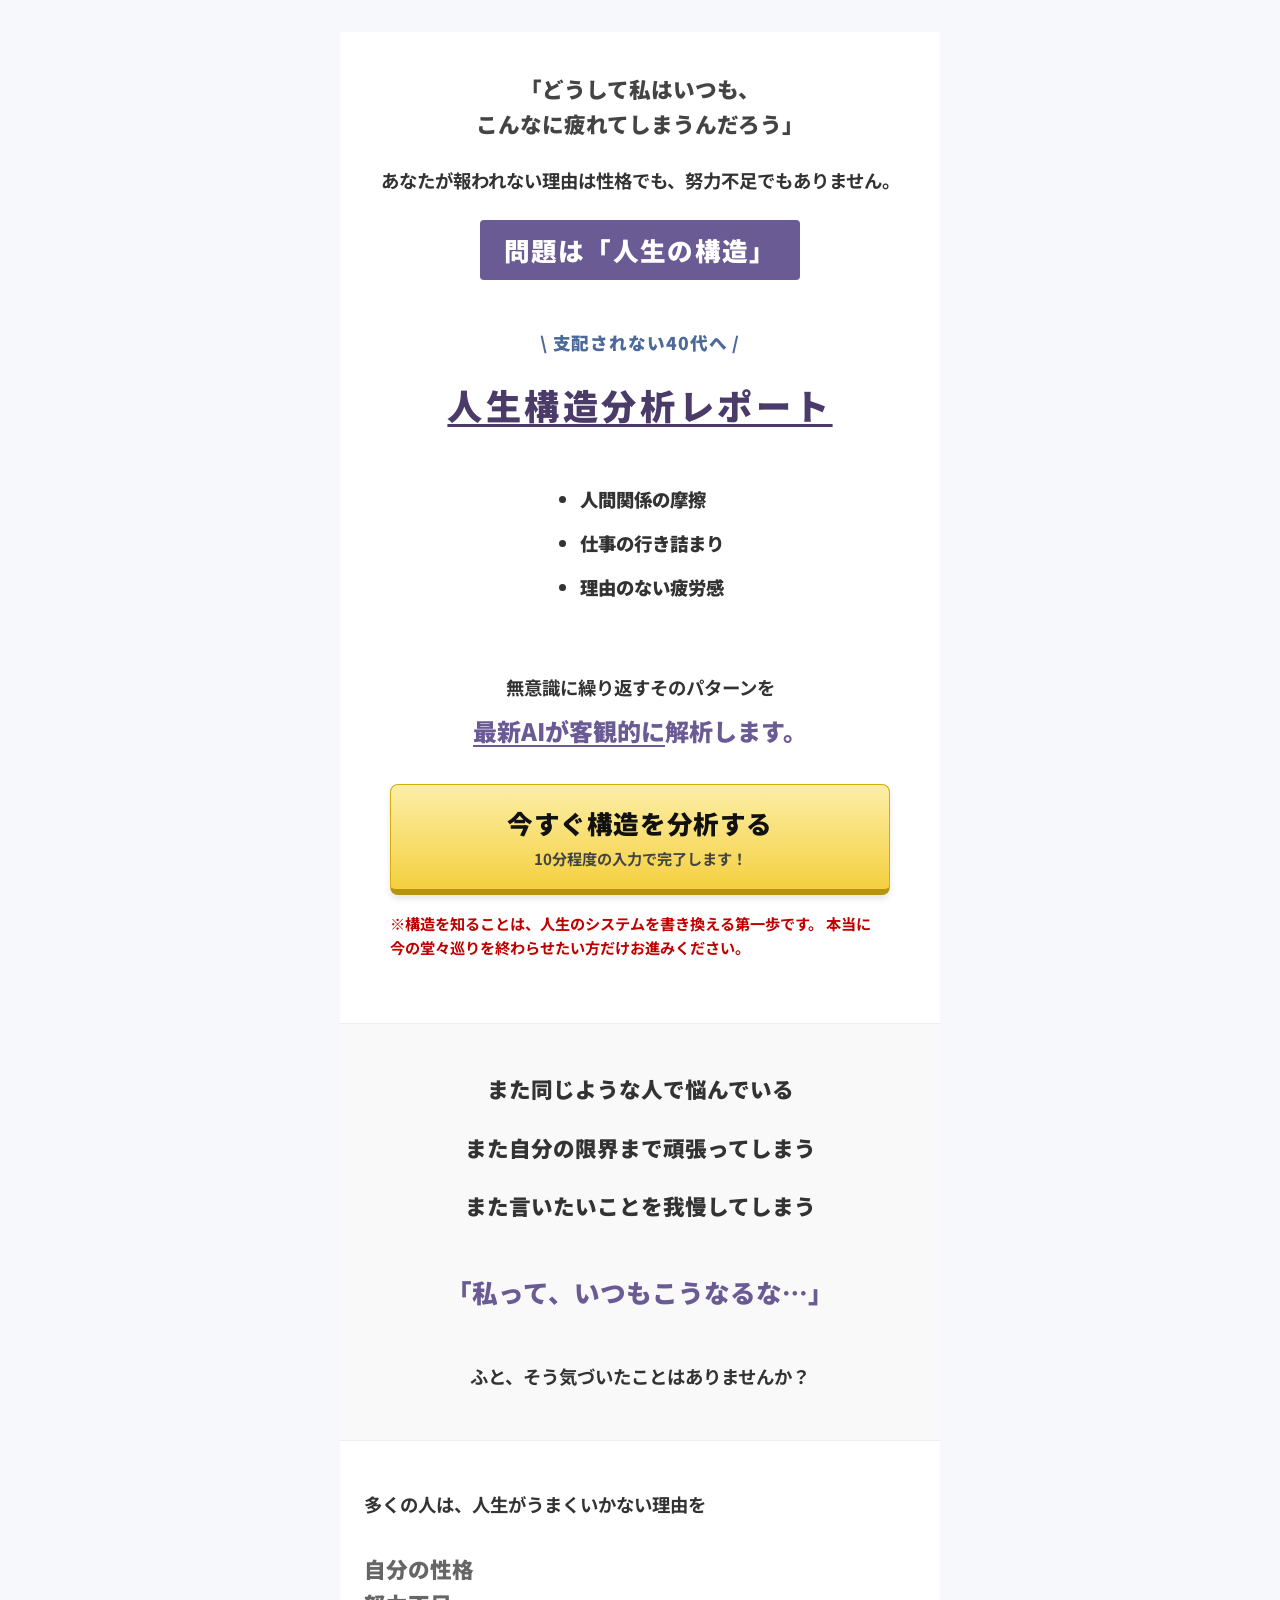
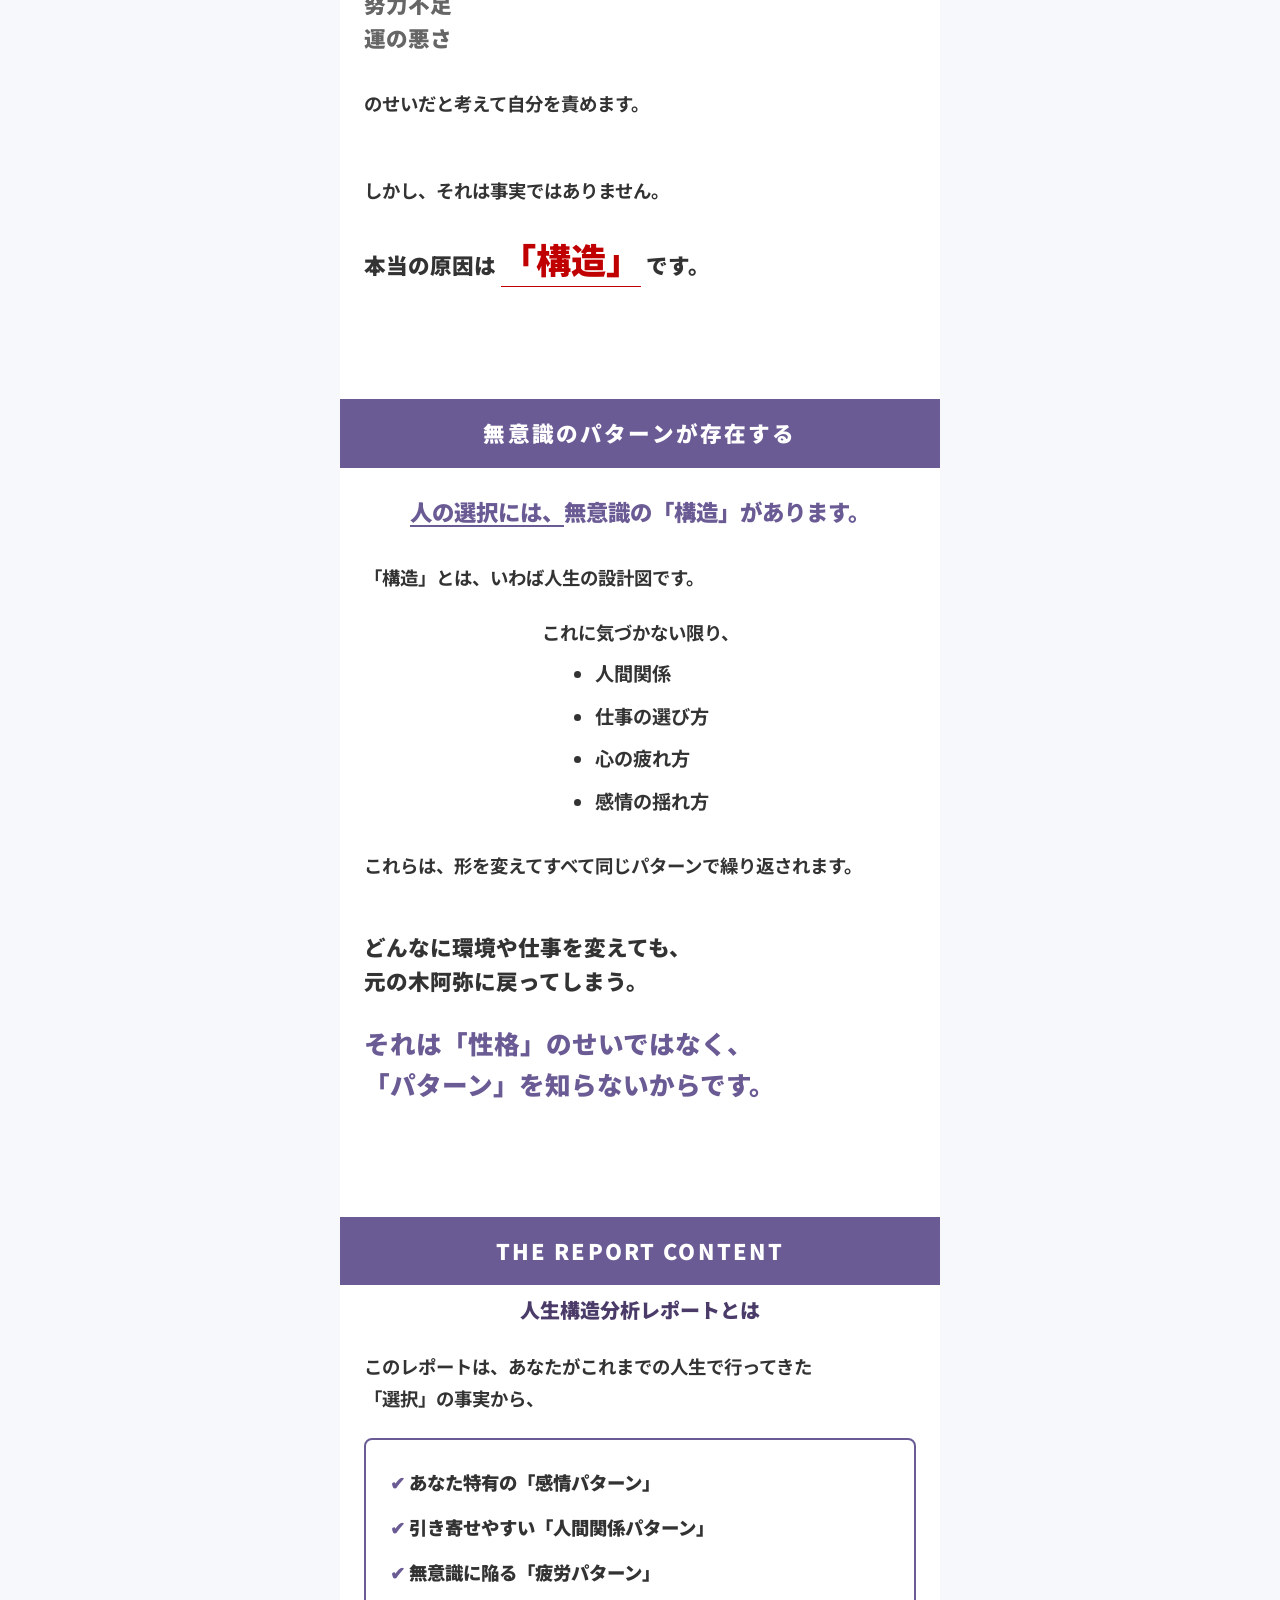
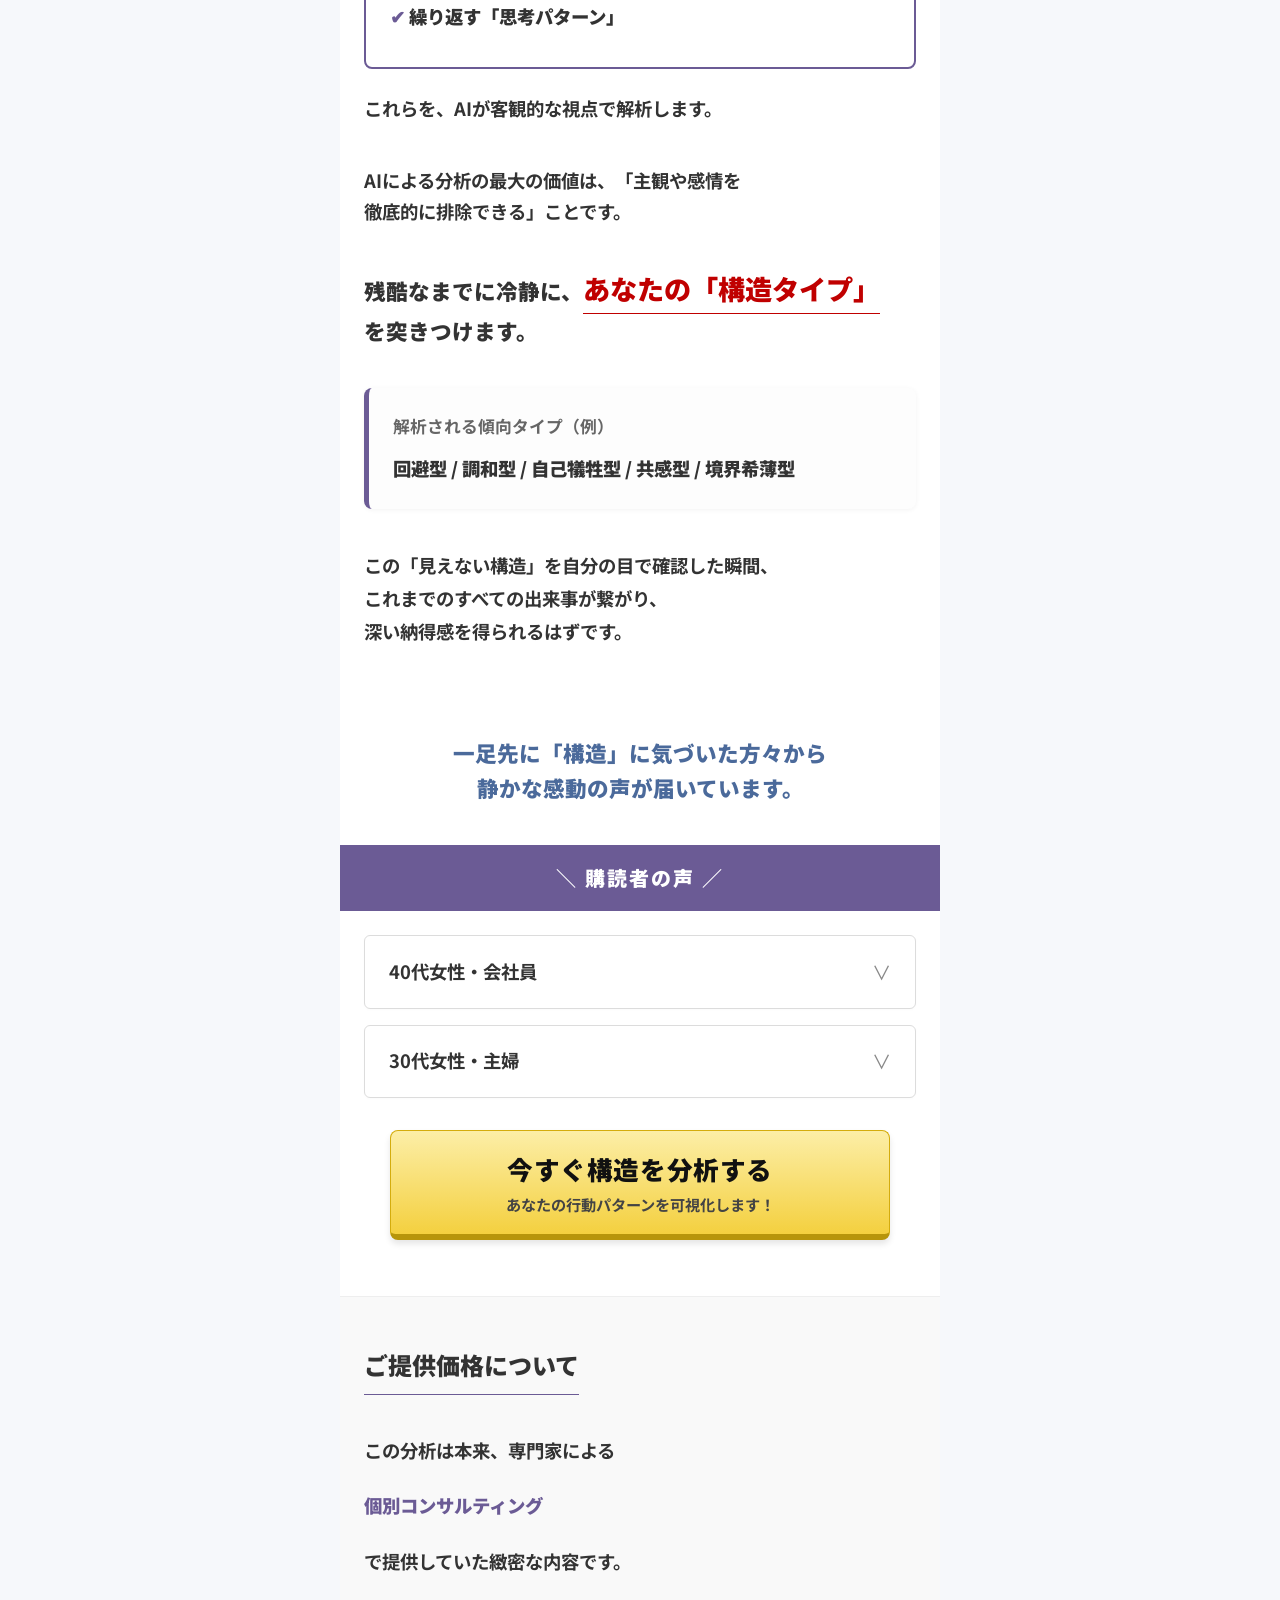
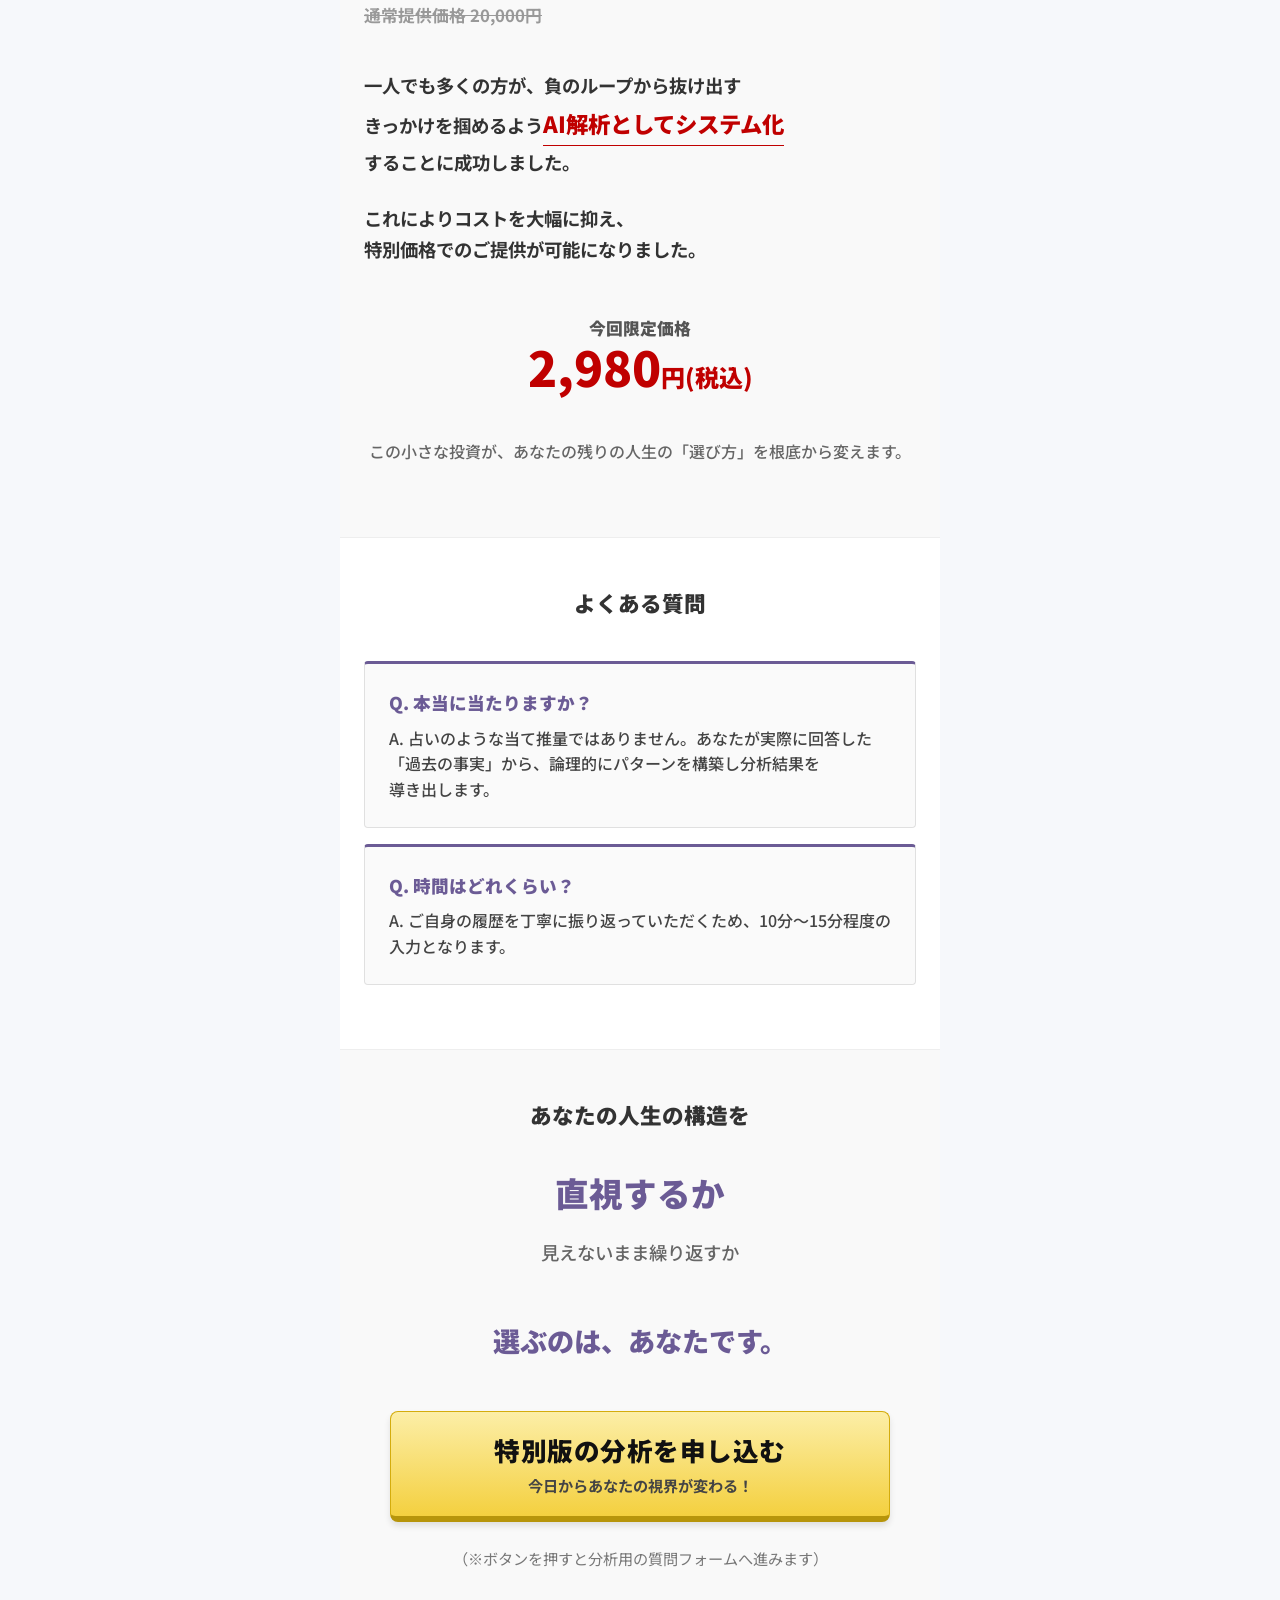
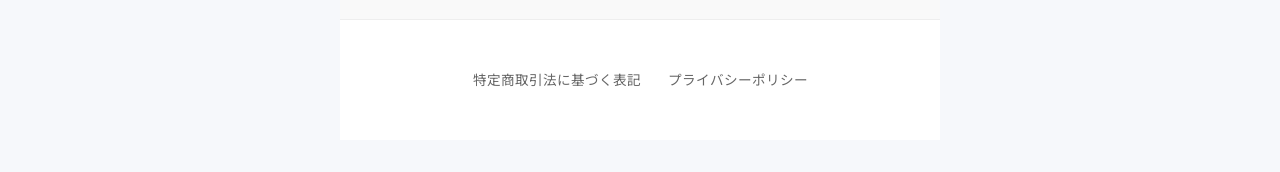
<file: index.html>
<!DOCTYPE html>
<html lang="ja">

<head>
    <meta charset="UTF-8">
    <meta name="viewport" content="width=device-width, initial-scale=1.0">
    <title>わたしの人生パターンレポート</title>
    <link rel="stylesheet" href="style.css?v=9">
    <link rel="stylesheet" href="lp.css">
    <link href="https://fonts.googleapis.com/css2?family=Noto+Sans+JP:wght@300;400;500;700&display=swap"
        rel="stylesheet">
</head>

<body>

    <div class="keep-all" id="app">
        <!-- TOP Screen (LP) -->
        <section id="top-screen" class="screen active">
            <div class="lp-container keep-all">

                <!-- ファーストビュー -->
                <section class="lp-section-bg-white" style="padding-top: 2.5rem; padding-bottom: 2rem;">

                    <p class="lp-text-center lp-text-xl keep-all" style="color:#444; margin-bottom: 1.5rem;">
                        「どうして私はいつも、<span class="keep-all" style="display:inline-block;">こんなに疲れてしまうんだろう」</span>
                    </p>
                    <p class="lp-text-center lp-text-large keep-all" style="margin-top: 1rem;">
                        あなたが報われない理由は<span class="keep-all" style="display:inline-block;">性格でも、努力不足でもありません。</span>
                    </p>
                    <div class="keep-all" style="text-align: center; margin: 1.5rem 0;">
                        <span class="lp-ribbon keep-all"
                            style="display:inline-block; margin-top:0; padding: 0.5rem 1.5rem; border-radius:4px; font-size:1.6rem; letter-spacing: 0.05em;">問題は「人生の構造」</span>
                    </div>

                    <p class="lp-text-center lp-highlight-blue keep-all"
                        style="font-size:1.1rem; margin-top:3rem; margin-bottom: 0; letter-spacing: 0.05em;">\
                        支配されない40代へ /</p>
                    <h1 class="lp-text-center lp-hero-title keep-all">人生構造分析レポート</h1>

                    <div class="keep-all" style="text-align: center; margin: 2rem 0;">
                        <ul class="lp-hero-ul keep-all" style="font-size: 1.15rem; color: #333;">
                            <li class="keep-all">人間関係の摩擦</li>
                            <li class="keep-all">仕事の行き詰まり</li>
                            <li class="keep-all">理由のない疲労感</li>
                        </ul>
                    </div>
                    <p class="lp-text-center lp-text-large keep-all" style="margin-bottom: 0.5rem;">
                        無意識に繰り返すそのパターンを
                    </p>
                    <p class="lp-text-center lp-highlight-purple keep-all"
                        style="font-size: 1.5rem; text-decoration: underline; text-underline-offset: 4px;">
                        最新AIが客観的に<span class="keep-all" style="display:inline-block;">解析します。</span>
                    </p>

                    <div class="lp-btn-wrapper keep-all">
                        <button class="lp-cta-btn keep-all" onclick="window.location.href='/analysis-form';">
                            <span class="lp-cta-main keep-all">今すぐ構造を分析する</span>
                            <span class="lp-cta-sub keep-all">10分程度の入力で完了します！</span>
                        </button>
                        <p class="lp-warning-text keep-all">
                            ※構造を知ることは、<span class="keep-all" style="display:inline-block;">人生のシステムを書き換える</span><span
                                class="keep-all" style="display:inline-block;">第一歩です。</span>
                            本当に今の堂々巡りを<span class="keep-all" style="display:inline-block;">終わらせたい方だけ</span><span
                                class="keep-all" style="display:inline-block;">お進みください。</span>
                        </p>
                    </div>
                </section>

                <!-- 共感ブロック -->
                <section class="lp-section-bg-gray">
                    <p class="lp-text-xl lp-text-center keep-all">また同じような人で悩んでいる</p>
                    <p class="lp-text-xl lp-text-center keep-all">また自分の限界まで頑張ってしまう</p>
                    <p class="lp-text-xl lp-text-center keep-all">また言いたいことを我慢してしまう</p>

                    <p class="lp-text-center keep-all" style="margin: 3rem 0;">
                        <span class="lp-highlight-purple keep-all"
                            style="font-size: 1.6rem; line-height:1.6; display:inline-block;">「私って、いつもこうなるな…」</span>
                    </p>
                    <p class="lp-text-center lp-text-large keep-all" style="margin-bottom:0;"><span class="keep-all"
                            style="display:inline-block;">ふと、そう気づいたことはありませんか？</span></p>
                </section>

                <!-- 問題提起 -->
                <section class="lp-section-bg-white">
                    <p class="lp-text-large keep-all">多くの人は、人生がうまくいかない理由を</p>
                    <p class="lp-text-xl lp-text-bold keep-all" style="color: #666; margin: 2rem 0;">自分の性格 <br> 努力不足
                        <br> 運の悪さ
                    </p>
                    <p class="lp-text-large keep-all">のせいだと考えて自分を責めます。</p>

                    <p class="lp-text-large keep-all" style="margin-top: 3.5rem;">しかし、それは事実ではありません。</p>
                    <p class="lp-text-xl keep-all">本当の原因は <span class="lp-highlight-red keep-all"
                            style="font-size: 2.2rem;">「構造」</span>
                        です。
                    </p>
                </section>

                <!-- 構造説明 -->
                <div class="lp-ribbon keep-all" style="font-size: 1.35rem;">無意識のパターンが存在する</div>
                <section class="lp-section-bg-white" style="padding-top: 1.5rem;">

                    <p class="lp-text-center lp-text-bold lp-highlight-purple keep-all"
                        style="font-size: 1.4rem; margin-bottom: 2rem; text-decoration:underline; text-underline-offset: 4px;">
                        人の選択には、<span class="keep-all" style="display:inline-block;">無意識の「構造」があります。</span>
                    </p>

                    <p class="lp-text-large keep-all">「構造」とは、<span class="keep-all"
                            style="display:inline-block;">いわば人生の設計図です。</span></p>
                    <div class="keep-all" style="text-align: left; max-width: 400px; margin: 1.5rem auto;">
                        <p class="lp-text-large keep-all" style="margin-bottom: 0.5rem; text-align: center;"><span
                                class="keep-all" style="display:inline-block;">これに気づかない限り、</span></p>
                        <ul class="keep-all"
                            style="font-size: 1.2rem; font-weight: 700; line-height: 1.8; color: #333; margin: 0 auto; display: table;">
                            <li class="keep-all">人間関係</li>
                            <li class="keep-all">仕事の選び方</li>
                            <li class="keep-all">心の疲れ方</li>
                            <li class="keep-all">感情の揺れ方</li>
                        </ul>
                    </div>
                    <p class="lp-text-large keep-all">これらは、形を変えて<span class="keep-all"
                            style="display:inline-block;">すべて同じパターンで繰り返されます。</span></p>

                    <p class="lp-text-xl keep-all" style="margin-top: 3rem; line-height: 1.6;">
                        どんなに環境や仕事を変えても、<span class="keep-all" style="display:inline-block;">元の木阿弥に戻ってしまう。</span>
                    </p>
                    <p class="lp-text-xl lp-highlight-purple keep-all" style="font-size: 1.6rem; line-height: 1.6;">
                        それは「性格」のせいではなく、<span class="keep-all" style="display:inline-block;">「パターン」を</span><span
                            class="keep-all" style="display:inline-block;">知らないからです。</span>
                    </p>
                </section>

                <!-- レポート内容 -->
                <div class="lp-ribbon keep-all" style="font-size: 1.35rem;">THE REPORT CONTENT</div>
                <div class="lp-ribbon-sub keep-all" style="margin-top: 0.5rem; margin-bottom: 0; font-size: 1.25rem;">
                    人生構造分析レポートとは</div>

                <section class="lp-section-bg-white" style="padding-top: 1.5rem;">

                    <p class="lp-text-large keep-all">このレポートは、<span class="keep-all"
                            style="display:inline-block;">あなたがこれまでの人生で行ってきた</span><span class="keep-all"
                            style="display:inline-block;">「選択」の事実から、</span></p>
                    <div class="keep-all"
                        style="background: #fff; padding: 1.5rem; border: 2px solid #6b5b95; border-radius: 8px; margin: 1.5rem 0;">
                        <ul class="lp-text-bold keep-all"
                            style="list-style: none; padding: 0; font-size:1.15rem; line-height: 2; margin:0; color: #333;">
                            <li class="keep-all"><span class="keep-all" style="color:#6b5b95;">✔</span> あなた特有の「感情パターン」
                            </li>
                            <li class="keep-all"><span class="keep-all" style="color:#6b5b95;">✔</span>
                                引き寄せやすい「人間関係パターン」</li>
                            <li class="keep-all"><span class="keep-all" style="color:#6b5b95;">✔</span> 無意識に陥る「疲労パターン」
                            </li>
                            <li class="keep-all"><span class="keep-all" style="color:#6b5b95;">✔</span> 繰り返す「思考パターン」
                            </li>
                        </ul>
                    </div>
                    <p class="lp-text-large keep-all">これらを、<span class="keep-all"
                            style="display:inline-block;">AIが客観的な視点で解析します。</span></p>

                    <p class="lp-text-large keep-all" style="margin-top: 2.5rem;"><span class="keep-all"
                            style="display:inline-block;">AIによる分析の最大の価値は、</span><span class="keep-all"
                            style="display:inline-block;">「主観や感情を</span><span class="keep-all"
                            style="display:inline-block;">徹底的に排除できる」ことです。</span></p>

                    <p class="lp-text-xl keep-all" style="margin-top:2.5rem; line-height:1.6;"><span class="keep-all"
                            style="display:inline-block;">残酷なまでに冷静に、</span><span class="lp-highlight-red keep-all"
                            style="font-size:1.7rem; display:inline-block;">あなたの「構造タイプ」</span><span class="keep-all"
                            style="display:inline-block;">を突きつけます。</span></p>

                    <div class="keep-all"
                        style="background: #fdfdfd; border-radius: 8px; padding: 1.5rem; text-align: left; margin-top:2.5rem; border-left: 5px solid #6b5b95; box-shadow: 0 1px 5px rgba(0,0,0,0.05);">
                        <p class="keep-all"
                            style="font-size: 1.05rem; font-weight: 700; margin-bottom: 0.7rem; color:#666;">
                            解析される傾向タイプ（例）</p>
                        <p class="lp-text-bold keep-all" style="font-size: 1.15rem; line-height:1.8; color: #333;">
                            回避型 / <span class="keep-all" style="display:inline-block;">調和型
                                /</span> 自己犠牲型 / <span class="keep-all" style="display:inline-block;">共感型 /</span> <span
                                class="keep-all" style="display:inline-block;">境界希薄型</span>
                        </p>
                    </div>

                    <p class="lp-text-large keep-all" style="margin-top: 2.5rem; line-height: 1.8;">
                        この「見えない構造」を<span class="keep-all" style="display:inline-block;">自分の目で確認した瞬間、</span><span
                            class="keep-all" style="display:inline-block;">これまでのすべての出来事が繋がり、</span><span
                            class="keep-all" style="display:inline-block;">深い納得感を得られるはずです。</span>
                    </p>
                </section>

                <!-- 利用者の声 -->
                <section class="lp-section-bg-white" style="padding-top: 0; padding-bottom: 0;">
                    <p class="lp-text-center lp-highlight-blue lp-text-xl keep-all"
                        style="margin-top: 1rem; line-height: 1.6;">
                        一足先に「構造」に気づいた方々から<span class="keep-all" style="display:inline-block;">静かな感動の声が届いています。</span>
                    </p>
                </section>
                <div class="lp-ribbon keep-all" style="font-size: 1.25rem;">＼ 購読者の声 ／</div>
                <section class="lp-section-bg-white" style="padding-top: 1.5rem; padding-bottom: 1.5rem;">

                    <!-- Accordion 1 -->
                    <details class="lp-details">
                        <summary class="lp-summary">40代女性・会社員 <span class="lp-arrow keep-all">∨</span></summary>
                        <div class="lp-details-content keep-all">
                            <p class="lp-text-bold lp-highlight-purple keep-all"
                                style="font-size: 1.2rem; text-align:center; margin-bottom:1rem;">「読んで鳥肌が立ちました」</p>
                            <p class="keep-all" style="font-weight:500; line-height: 1.8;">
                                最初は半信半疑でした。<span class="keep-all"
                                    style="display:inline-block;">でもレポートを読んだとき、</span><span class="keep-all"
                                    style="display:inline-block;">『これ私の人生だ』と思いました。</span><span class="keep-all"
                                    style="display:inline-block;">今までなぜ同じ人間関係で</span><span class="keep-all"
                                    style="display:inline-block;">つまずいていたのか。</span><span class="keep-all"
                                    style="display:inline-block;">初めて深く理解できました。</span>
                            </p>
                        </div>
                    </details>

                    <!-- Accordion 2 -->
                    <details class="lp-details">
                        <summary class="lp-summary">30代女性・主婦 <span class="lp-arrow keep-all">∨</span></summary>
                        <div class="lp-details-content keep-all">
                            <p class="lp-text-bold lp-highlight-purple keep-all"
                                style="font-size: 1.2rem; text-align:center; margin-bottom:1rem;">「ずっと自分を責めていました」</p>
                            <p class="keep-all" style="font-weight:500; line-height: 1.8;"><span class="keep-all"
                                    style="display:inline-block;">問題は性格ではなく</span><span
                                    class="lp-highlight-red keep-all"
                                    style="font-size:1.1rem; display:inline-block;">構造</span><span class="keep-all"
                                    style="display:inline-block;">でした。</span><span class="keep-all"
                                    style="display:inline-block;">自分の選択のクセが</span><span class="keep-all"
                                    style="display:inline-block;">言語化されていて、</span><span class="keep-all"
                                    style="display:inline-block;">何度も読み返しています。</span><span class="keep-all"
                                    style="display:inline-block;">これを知らずに</span><span class="keep-all"
                                    style="display:inline-block;">生きていくのは怖いです。</span>
                            </p>
                        </div>
                    </details>

                    <div class="lp-btn-wrapper keep-all">
                        <button class="lp-cta-btn keep-all" onclick="window.location.href='/analysis-form';">
                            <span class="lp-cta-main keep-all">今すぐ構造を分析する</span>
                            <span class="lp-cta-sub keep-all">あなたの行動パターンを可視化します！</span>
                        </button>
                    </div>

                </section>

                <!-- ⑧価格 -->
                <section class="lp-section-bg-gray">
                    <h2 class="lp-text-center lp-text-bold keep-all"
                        style="font-size: 1.5rem; border-bottom: 1px solid #6b5b95; padding-bottom: 0.5rem; display: inline-block; margin-bottom: 2.5rem; color: #333;">
                        ご提供価格について</h2>
                    <p class="lp-text-large keep-all">この分析は本来、<span class="keep-all"
                            style="display:inline-block;">専門家による</span></p>
                    <p class="lp-text-large lp-text-bold keep-all" style="color:#6b5b95;"><span class="keep-all"
                            style="display:inline-block;">個別コンサルティング</span></p>
                    <p class="lp-text-large keep-all">で提供していた緻密な内容です。</p>

                    <p class="lp-text-large keep-all"
                        style="text-decoration: line-through; color: #999; margin-top: 1.5rem; font-size: 1.05rem;">
                        通常提供価格 20,000円
                    </p>

                    <p class="lp-text-large keep-all" style="margin-top: 2.5rem; line-height: 1.8;">
                        一人でも多くの方が、<span class="keep-all" style="display:inline-block;">負のループから抜け出す</span><span
                            class="keep-all" style="display:inline-block;">きっかけを掴めるよう</span><span
                            class="lp-highlight-red keep-all"
                            style="font-size:1.4rem; display:inline-block;">AI解析としてシステム化</span><span class="keep-all"
                            style="display:inline-block;">することに成功しました。</span>
                    </p>
                    <p class="lp-text-large keep-all" style="margin-top: 1rem;"><span class="keep-all"
                            style="display:inline-block;">これによりコストを大幅に抑え、</span><span class="keep-all"
                            style="display:inline-block;">特別価格でのご提供が可能になりました。</span></p>

                    <div class="lp-price-container keep-all" style="margin-top: 3rem;">
                        <p class="lp-text-bold keep-all" style="font-size:1.05rem; margin-bottom:0; color: #555;">今回限定価格
                        </p>
                        <p class="new-price keep-all" style="color: #c00000;">2,980<span
                                class="new-price-sub keep-all">円(税込)</span></p>
                    </div>

                    <p class="lp-text-center lp-text-large keep-all"
                        style="font-size: 1rem; color: #666; font-weight: 500;">
                        この小さな投資が、<span class="keep-all" style="display:inline-block;">あなたの残りの人生の「選び方」を</span><span
                            class="keep-all" style="display:inline-block;">根底から変えます。</span>
                    </p>
                </section>

                <!-- ⑨よくある質問 -->
                <section class="lp-section-bg-white">
                    <h2 class="lp-text-center lp-text-xl lp-text-bold keep-all"
                        style="margin-bottom: 2.5rem; color: #333;">
                        よくある質問</h2>
                    <div class="keep-all"
                        style="border: 1px solid #e0e0e0; border-top: 3px solid #6b5b95; border-radius: 4px; padding: 1.5rem; margin-bottom: 1rem; text-align: left; background:#fafafa;">
                        <p class="keep-all"
                            style="font-weight: 900; color: #6b5b95; font-size:1.1rem; margin-bottom: 0.5rem;">Q.
                            本当に当たりますか？</p>
                        <p class="keep-all" style="font-weight: 500; margin-bottom: 0; line-height: 1.6; color: #444;">
                            A.
                            占いのような当て推量ではありません。あなたが実際に回答した「過去の事実」から、論理的にパターンを構築し分析結果を導き出します。</p>
                    </div>
                    <div class="keep-all"
                        style="border: 1px solid #e0e0e0; border-top: 3px solid #6b5b95; border-radius: 4px; padding: 1.5rem; margin-bottom: 1rem; text-align: left; background:#fafafa;">
                        <p class="keep-all"
                            style="font-weight: 900; color: #6b5b95; font-size:1.1rem; margin-bottom: 0.5rem;">Q.
                            時間はどれくらい？</p>
                        <p class="keep-all" style="font-weight: 500; margin-bottom: 0; line-height: 1.6; color: #444;">
                            A.
                            ご自身の履歴を丁寧に振り返っていただくため、10分〜15分程度の入力となります。</p>
                    </div>
                </section>

                <!-- ⑩CTA -->
                <section class="lp-section-bg-gray">
                    <p class="lp-text-xl lp-text-center keep-all" style="margin-bottom: 2rem; color: #333;"><span
                            class="keep-all" style="display:inline-block;">あなたの人生の構造を</span></p>

                    <p class="lp-highlight-purple lp-text-center keep-all"
                        style="font-size: 2.1rem; margin-bottom: 1rem;"><span class="keep-all"
                            style="display:inline-block;">直視するか</span>
                    </p>
                    <p class="lp-text-large lp-text-center keep-all" style="color:#666; font-weight: 500;"><span
                            class="keep-all" style="display:inline-block;">見えないまま繰り返すか</span></p>
                    <p class="lp-highlight-purple lp-text-center keep-all" style="font-size: 1.7rem; margin: 3rem 0;">
                        選ぶのは、あなたです。
                    </p>

                    <div class="lp-btn-wrapper keep-all" style="margin-bottom: 0;">
                        <button class="lp-cta-btn keep-all" onclick="window.location.href='/analysis-form';">
                            <span class="lp-cta-main keep-all">特別版の分析を申し込む</span>
                            <span class="lp-cta-sub keep-all">今日からあなたの視界が変わる！</span>
                        </button>
                    </div>

                    <p class="lp-text-center keep-all" style="font-size: 0.95rem; color: #777; margin-top: 1.5rem;">
                        （※ボタンを押すと分析用の質問フォームへ進みます）
                    </p>

                </section>

                <div class="keep-all" style="text-align: center; padding: 3rem 0; font-size: 0.85rem; background:#fff;">
                    <a class="keep-all" href="#"
                        style="color:#666; margin-right: 1.5rem; text-decoration: none;">特定商取引法に基づく表記</a>
                    <a class="keep-all" href="#" style="color:#666; text-decoration: none;">プライバシーポリシー</a>
                </div>

                <!-- 隠しボタン -->
                <button class="keep-all" id="start-btn" style="display:none;"></button>

            </div>
        </section>

        <!-- 構造解析セッション LP Screen -->
        <section id="session-lp-screen" class="screen">
            <div class="report-header-nav no-print"
                style="position: sticky; top:0; z-index:100; background: #fff; border-bottom: 1px solid #eee; padding: 1rem;">
                <button class="nav-link-btn" onclick="switchScreen('report')">◀ レポートに戻る</button>
            </div>

            <div class="session-lp-container keep-all">
                <!-- HERO -->
                <div class="report-title-section"
                    style="background: transparent; border-bottom: none; padding: 3rem 1.5rem 1rem;">
                    <p class="session-label">Deep Insight Session</p>
                    <h1 class="session-title">構造解析セッション</h1>
                    <p class="session-subtitle">レポートを読んで、<br>何か気づいたことはありますか？</p>
                </div>

                <div class="session-intro-text" style="margin-top: 0; padding-top: 1rem;">
                    <p style="font-weight: 700; color: #b45309; margin-bottom: 2rem; font-size: 1.2rem;">
                        「レポートを読んで、少し怖くなりませんでしたか？」
                    </p>
                    <p>
                        自分の人生を「構造」として客観的に見たとき、<br>
                        言葉にできない違和感や、これまでの納得感、<br>
                        あるいは「またこれか」という諦めに似た感情が<br>
                        浮かんできたかもしれません。
                    </p>
                    <p style="font-weight: 700;">
                        その「気づき」は、<br>
                        人生を書き換えるための、最も重要な出発点です。
                    </p>
                </div>

                <!-- WHY IT PERSISTS -->
                <div class="report-section">
                    <div class="report-section-header">WHY IT PERSISTS</div>
                    <h2 class="report-main-h" style="margin-bottom: 15px;">なぜ構造は 一人では止まらないのか</h2>
                    <p class="report-text" style="margin-bottom: 10px;">
                        レポートで明らかになった人生構造は、長年の経験によって作られた<strong>自動反応</strong>です。
                    </p>
                    <p class="report-text" style="margin-bottom: 10px;">
                        理解しただけでは、止まりません。
                    </p>
                    <p class="report-text">
                        無意識が、同じ反応を選び続けるからです。
                    </p>
                </div>

                <!-- PROGRAM -->
                <div class="report-section">
                    <div class="report-section-header">PROGRAM</div>
                    <h2 class="report-main-h" style="margin-bottom: 15px;">セッションで行うこと</h2>

                    <div class="session-step">
                        <span class="step-num">01</span>
                        <div class="step-content">
                            <h3 style="margin-bottom: 5px;">人生構造の再整理</h3>
                            <p>AIレポートをベースに、対話を通して構造を整理します。</p>
                        </div>
                    </div>

                    <div class="session-step">
                        <span class="step-num">02</span>
                        <div class="step-content">
                            <h3 style="margin-bottom: 5px;">人生ルールの書き換え</h3>
                            <p>今の人生を動かしている古いルールを特定し、新しいルールを設計します。</p>
                        </div>
                    </div>

                    <div class="session-step">
                        <span class="step-num">03</span>
                        <div class="step-content">
                            <h3 style="margin-bottom: 5px;">行動パターンの修正</h3>
                            <p>構造が発動した瞬間に、どう動くかを具体的に決めます。</p>
                        </div>
                    </div>
                </div>

                <!-- TARGET -->
                <div class="report-section">
                    <div class="report-section-header">TARGET</div>
                    <h2 class="report-main-h" style="margin-bottom: 15px;">このセッションが向いている人</h2>
                    <ul class="session-target-list">
                        <li>一生懸命生きているのに同じ失敗を繰り返す</li>
                        <li>人の期待に応え続けて疲れている</li>
                        <li>自分の本音がわからない</li>
                        <li>何をしても「限界」が来る</li>
                        <li>人生の主導権を取り戻したい</li>
                    </ul>
                </div>

                <!-- DETAILS -->
                <div class="report-section session-details-card">
                    <div class="report-section-header">DETAILS</div>
                    <h2 class="report-main-h" style="margin-bottom: 15px;">セッション詳細</h2>
                    <p style="font-size: 0.9rem; color: #666; margin-bottom: 1rem;">これは相談ではなく、人生構造を分析するセッションです。</p>
                    <dl class="session-info-dl" style="margin-top: 0; gap: 1rem;">
                        <div class="info-row" style="padding-bottom: 0.5rem;">
                            <dt style="width: 80px;">時間</dt>
                            <dd>90分</dd>
                        </div>
                        <div class="info-row" style="padding-bottom: 0.5rem;">
                            <dt style="width: 80px;">方法</dt>
                            <dd>オンライン（Zoom）</dd>
                        </div>
                        <div class="info-row" style="padding-bottom: 0.5rem; border:none;">
                            <dt style="width: 80px;">料金</dt>
                            <dd>¥29,800 <small>(税込)</small></dd>
                        </div>
                    </dl>
                </div>

                <!-- FINAL -->
                <div class="report-section session-cta-section" style="text-align: center;">
                    <p class="cta-message" style="font-size: 1.5rem !important; margin-bottom: 1rem !important;">
                        人生のループは<br>「気づいた人」から終わります。
                    </p>
                    <p class="cta-submessage" style="margin-bottom: 2rem !important; font-size: 0.95rem !important;">
                        あなたが読んだレポートはその入口です。<br>
                        次は、構造を止める段階です。
                    </p>
                    <button class="session-final-btn"
                        onclick="window.location.href='https://buy.stripe.com/test_session_placeholder'">
                        構造解析セッションを予約する
                        <span class="btn-sub">※人数限定で実施しています</span>
                    </button>
                    <p class="session-footer-note"
                        style="margin-top: 1.5rem !important; font-size: 0.8rem !important; opacity: 0.7;">
                        ※無理な勧誘は一切ありません。ご安心ください。
                    </p>
                </div>
            </div>
        </section>



        <!-- Input Form Screen (Step-by-Step) -->
        <section id="input-screen" class="screen">
            <header class="sticky-header">
                <h2 class="keep-all">自分史入力</h2>
                <div class="header-actions keep-all">
                    <button id="save-local-btn" class="secondary-btn keep-all">入力データを一時保存</button>
                    <button onclick="if(confirm('入力中のデータをすべてリセットしますか？')){localStorage.clear();location.reload();}"
                        style="background:none;border:none;color:#aaa;font-size:0.8rem;cursor:pointer;padding:0 8px;">🗑
                        リセット</button>
                </div>
            </header>

            <main>
                <div class="instruction-box keep-all"
                    style="text-align: left; padding: 2rem; background: #fff; border-radius: 8px; box-shadow: 0 2px 10px rgba(0,0,0,0.05); margin-bottom: 3rem;">
                    <p class="keep-all" style="margin-bottom: 1.5rem; line-height: 1.8; color: #333;">これからいくつかの質問をします。
                    </p>
                    <p class="keep-all" style="margin-bottom: 1.5rem; line-height: 1.8; color: #333;">これは性格診断ではありません。
                    </p>
                    <p class="keep-all" style="margin-bottom: 1.5rem; line-height: 1.8; color: #333;">あなたの人生で繰り返されている
                    </p>
                    <ul class="keep-all"
                        style="margin-bottom: 1.5rem; line-height: 1.8; list-style-type: none; padding-left: 1rem; color: #444;">
                        <li>・人間関係</li>
                        <li>・仕事</li>
                        <li>・感情の疲れ</li>
                        <li>・行動パターン</li>
                    </ul>
                    <p class="keep-all" style="margin-bottom: 1.5rem; line-height: 1.8; color: #333;">
                        その「人生の構造」を<br>AIが分析するための入力です。</p>
                    <p class="keep-all" style="margin-bottom: 1.5rem; line-height: 1.8; color: #333;">正解はありません。</p>
                    <p class="keep-all" style="margin-bottom: 1.5rem; line-height: 1.8; color: #333;">
                        思い出せる範囲で構いませんので<br>できるだけ正直に書いてください。</p>
                    <p class="keep-all"
                        style="margin-bottom: 0; line-height: 1.8; font-weight: bold; color: var(--primary-color);">
                        すべての質問の回答が終わりましたら、<br>下部のボタンから決済システムへお進みください。</p>
                </div>

                <div class="keep-all" id="form-container">
                    <!-- JavaScriptでステップごとのフォームを生成 -->
                </div>

                <div class="step-actions keep-all"
                    style="flex-direction: column; gap: 1.5rem; margin-top: 2.5rem; text-align: center;">

                    <!-- 保存誘導枠 -->
                    <div class="keep-all"
                        style="background-color: #fff1f0; border: 2px solid #ff4d4f; border-radius: 8px; padding: 2rem; text-align: center; margin-bottom: 2rem; box-shadow: 0 4px 15px rgba(255, 77, 79, 0.15);">
                        <p class="keep-all"
                            style="font-size: 1.2rem; color: #ff4d4f; font-weight: bold; margin-bottom: 1rem;">
                            【非常に重要】決済前に必ず保存してください！
                        </p>
                        <p class="keep-all"
                            style="font-size: 1rem; color: #333; line-height: 1.8; margin-bottom: 1.5rem; font-weight: bold;">
                            入力したデータが消えてしまうのを防ぐため、<br>この下の「一時保存する」ボタンを絶対に押してください！
                        </p>
                        <button id="save-local-btn-highlight" class="secondary-btn keep-all"
                            style="width: 100%; max-width: 300px; padding: 1rem; font-size: 1.1rem; border: 2px solid #ff4d4f; color: #ff4d4f; font-weight: bold; background: #fff; cursor: pointer;">💾
                            入力データを一時保存する</button>
                    </div>

                    <p class="keep-all"
                        style="font-weight: bold; color: #333; margin-bottom: 0.5rem; line-height: 1.6;">
                        この後の決済完了をもってAI解析が開始され、<br>約30秒で人生構造分析レポートが表示されます。</p>
                    <button id="analyze-btn" class="primary-btn keep-all"
                        style="width: 100%; max-width: 400px; margin: 0 auto; display: block; padding: 1rem 0; font-size: 1.2rem;">人生構造レポートを生成する</button>
                </div>

                <div class="privacy-policy-section keep-all"
                    style="margin-top: 3.5rem; padding: 2rem; background: #fafafa; border-radius: 8px; text-align: center;">
                    <ul class="keep-all"
                        style="list-style: none; padding: 0; font-size: 0.95rem; color: #555; line-height: 2;">
                        <li class="keep-all">入力内容は外部に公開されません</li>
                        <li class="keep-all">第三者へ提供されることもありません</li>
                        <li class="keep-all">分析以外の目的で使用されることはありません</li>
                        <li class="keep-all">レポート生成後、データ削除も可能です</li>
                    </ul>
                    <p class="privacy-relax-text keep-all" style="margin-top: 1.5rem; color: #777; font-weight: bold;">
                        安心してご入力ください。</p>
                </div>
            </main>
        </section>

        <!-- History Form Screen（決済後：5年ごとの自分史入力） -->
        <section id="history-screen" class="screen">
            <header class="sticky-header">
                <h2 class="keep-all">自分史入力</h2>
                <div class="header-actions keep-all">
                    <button id="save-history-btn" class="secondary-btn keep-all">一時保存</button>
                </div>
            </header>

            <main>
                <div class="instruction-box keep-all"
                    style="text-align: left; padding: 2rem; background: #fff; border-radius: 8px; box-shadow: 0 2px 10px rgba(0,0,0,0.05); margin-bottom: 3rem;">
                    <p class="keep-all"
                        style="margin-bottom: 1.5rem; line-height: 1.8; color: #333; font-weight: bold;">
                        決済が完了しました。最後のステップ「自分史」を入力してください。
                    </p>
                    <p class="keep-all" style="margin-bottom: 1.5rem; line-height: 1.8; color: #333;">
                        あなたの人生を5年ごとに振り返ります。<br>
                        印象に残っている出来事、そのときの感情、あなたの行動、そして周囲の主要人物を記載してください。
                    </p>
                    <p class="keep-all" style="margin-bottom: 0; line-height: 1.8; color: #333;">
                        入力が完了したら、一番下のボタンを押してAI分析を開始してください。
                    </p>
                </div>

                <div class="keep-all" id="history-container">
                    <!-- JavaScriptでステップごとのフォームを生成 -->
                </div>

                <div class="step-actions keep-all" style="text-align: center; margin-top: 2rem; margin-bottom: 2rem;">
                    <button id="add-age-btn" class="secondary-btn keep-all" style="padding: 0.8rem 2rem;">＋
                        年代を追加する</button>
                </div>

                <div class="step-actions keep-all"
                    style="flex-direction: column; gap: 1.5rem; margin-top: 2.5rem; text-align: center;">
                    <p style="color: #d9534f; font-weight: bold; margin-bottom: 0.5rem; font-size: 0.95rem;">
                        ※分析を開始する前に、必ず「一時保存」を押してデータを保存してください。
                    </p>
                    <button id="start-analysis-btn" class="primary-btn keep-all"
                        style="width: 100%; max-width: 400px; margin: 0 auto; display: block; padding: 1rem 0; font-size: 1.2rem;">AI分析を開始する</button>
                </div>

                <div class="privacy-policy-section keep-all"
                    style="margin-top: 3.5rem; padding: 2rem; background: #fafafa; border-radius: 8px; text-align: center;">
                    <ul class="keep-all"
                        style="list-style: none; padding: 0; font-size: 0.95rem; color: #555; line-height: 2;">
                        <li class="keep-all">入力内容は外部に公開されません</li>
                        <li class="keep-all">第三者へ提供されることもありません</li>
                        <li class="keep-all">分析以外の目的で使用されることはありません</li>
                    </ul>
                    <p class="privacy-relax-text keep-all" style="margin-top: 1.5rem; color: #777; font-weight: bold;">
                        安心してご入力ください。</p>
                </div>
            </main>
        </section>


        <!-- Loading Screen -->
        <section id="loading-screen" class="screen">
            <main class="center-content">
                <div class="spinner keep-all"></div>
                <p class="keep-all">人生の構造を読み解いています...</p>
            </main>
        </section>

        <!-- Report Screen -->
        <section id="report-screen" class="screen">
            <header class="no-print">
                <h2 class="keep-all">解析レポート</h2>
                <div class="header-actions keep-all">
                    <button id="print-btn" class="secondary-btn keep-all">PDFとして保存（印刷）</button>
                    <button id="clear-data-btn" class="danger-btn keep-all">入力データを消去する</button>
                </div>
            </header>

            <main>
                <div id="report-content" class="report-box keep-all">
                    <!-- JavaScriptでレポートを流し込む -->
                </div>
            </main>
        </section>

        <!-- Email Modal -->
        <div id="email-modal" class="modal-overlay keep-all" style="display: none;">
            <div class="modal-content keep-all">
                <button id="modal-close-btn" class="modal-close-btn keep-all">&times;</button>
                <h3 class="keep-all" style="border: none; padding: 0; margin-bottom: 1rem; text-align: center;">
                    レポートをメールで送信</h3>
                <p class="keep-all" style="text-align: center; font-size: 0.95rem; margin-bottom: 2rem; color: #555;">
                    ご入力いただいたメールアドレス宛に、PDF形式（またはHTML形式）のレポート送信リンク付きメールをお送りします。
                </p>
                <div class="keep-all" style="margin-bottom: 1.5rem;">
                    <input type="email" id="email-input" placeholder="例: you@example.com" class="text-input"
                        style="width: 100%; border-radius: 4px; border: 1px solid var(--border-color); padding: 0.8rem; font-size: 1rem; font-family: inherit;">
                </div>
                <div class="modal-actions keep-all" style="display: flex; gap: 1rem; flex-direction: column;">
                    <button id="send-email-btn" class="primary-btn keep-all"
                        style="width: 100%; max-width: none;">送信する</button>
                    <button id="modal-cancel-btn" class="secondary-btn keep-all" style="width: 100%;">キャンセル</button>
                </div>
            </div>
        </div>
    </div>

    <script src="script.js?v=11"></script>
</body>

</html>
</file>
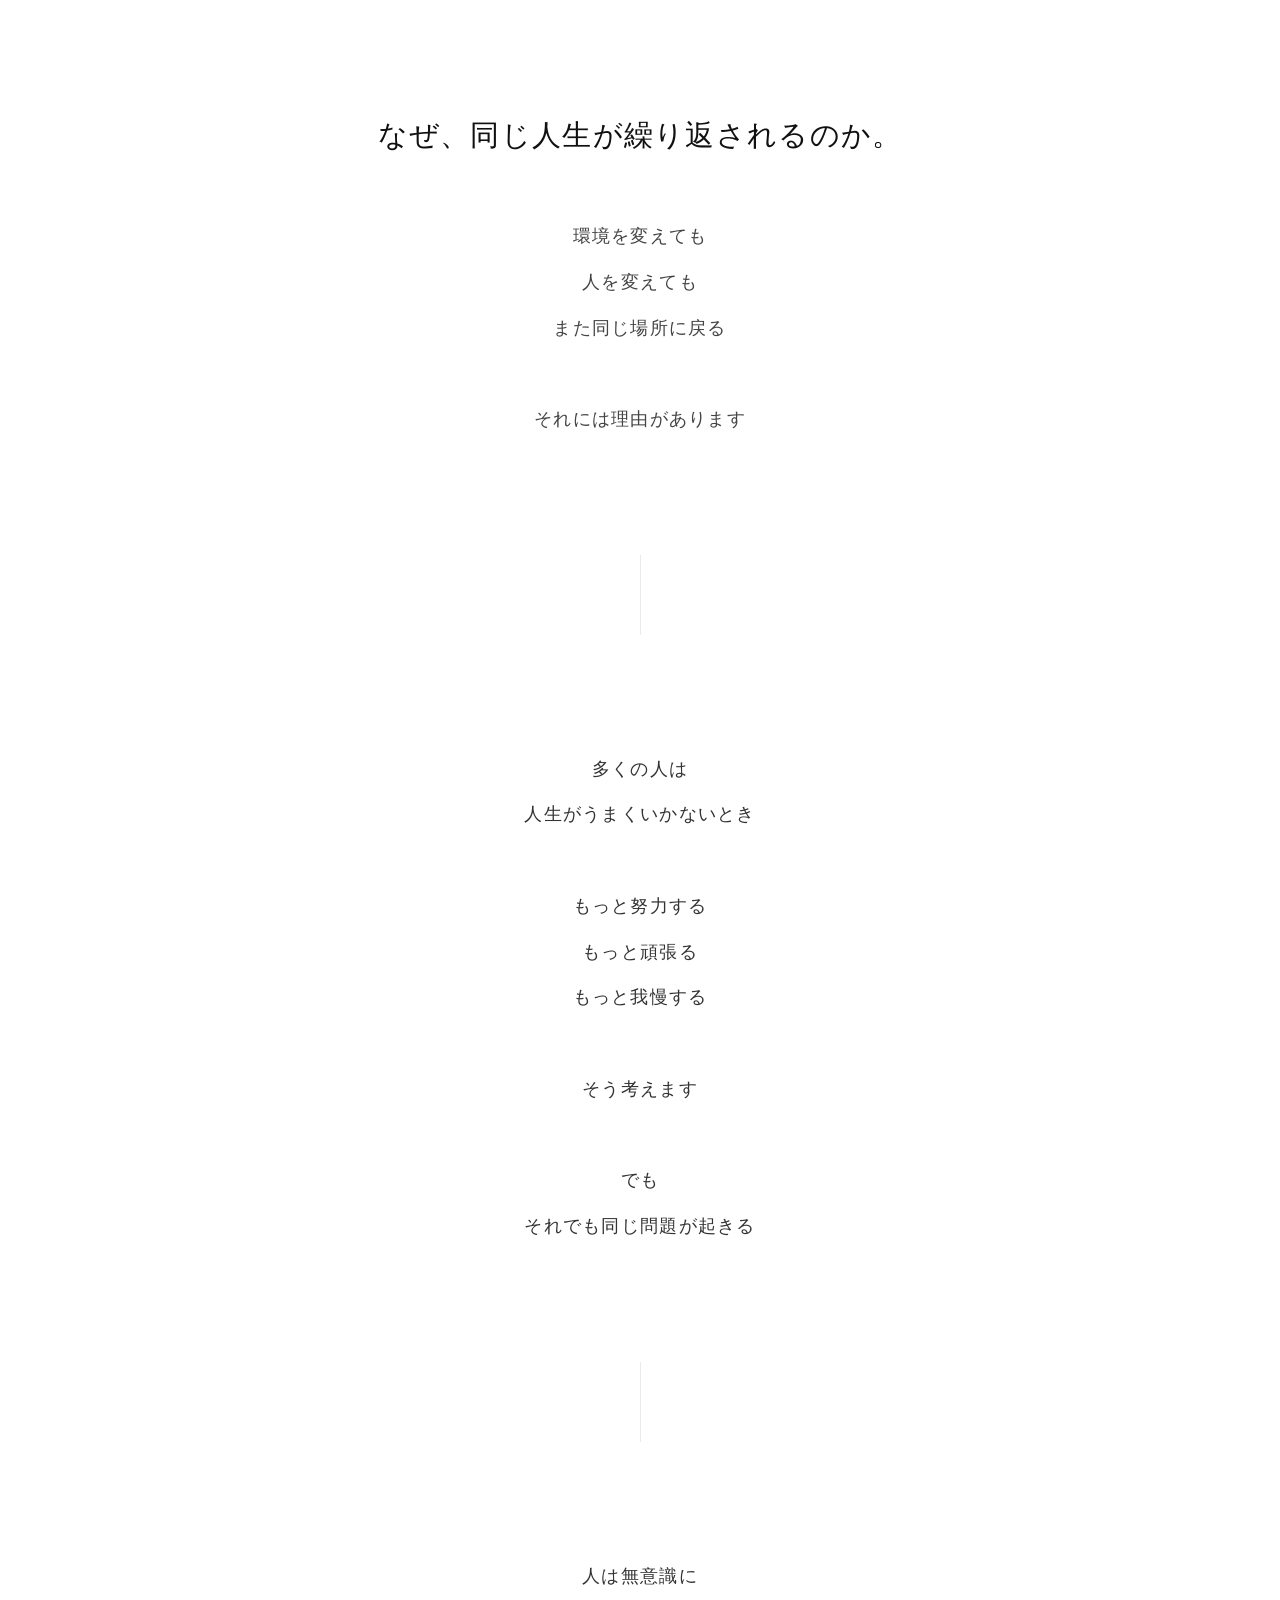
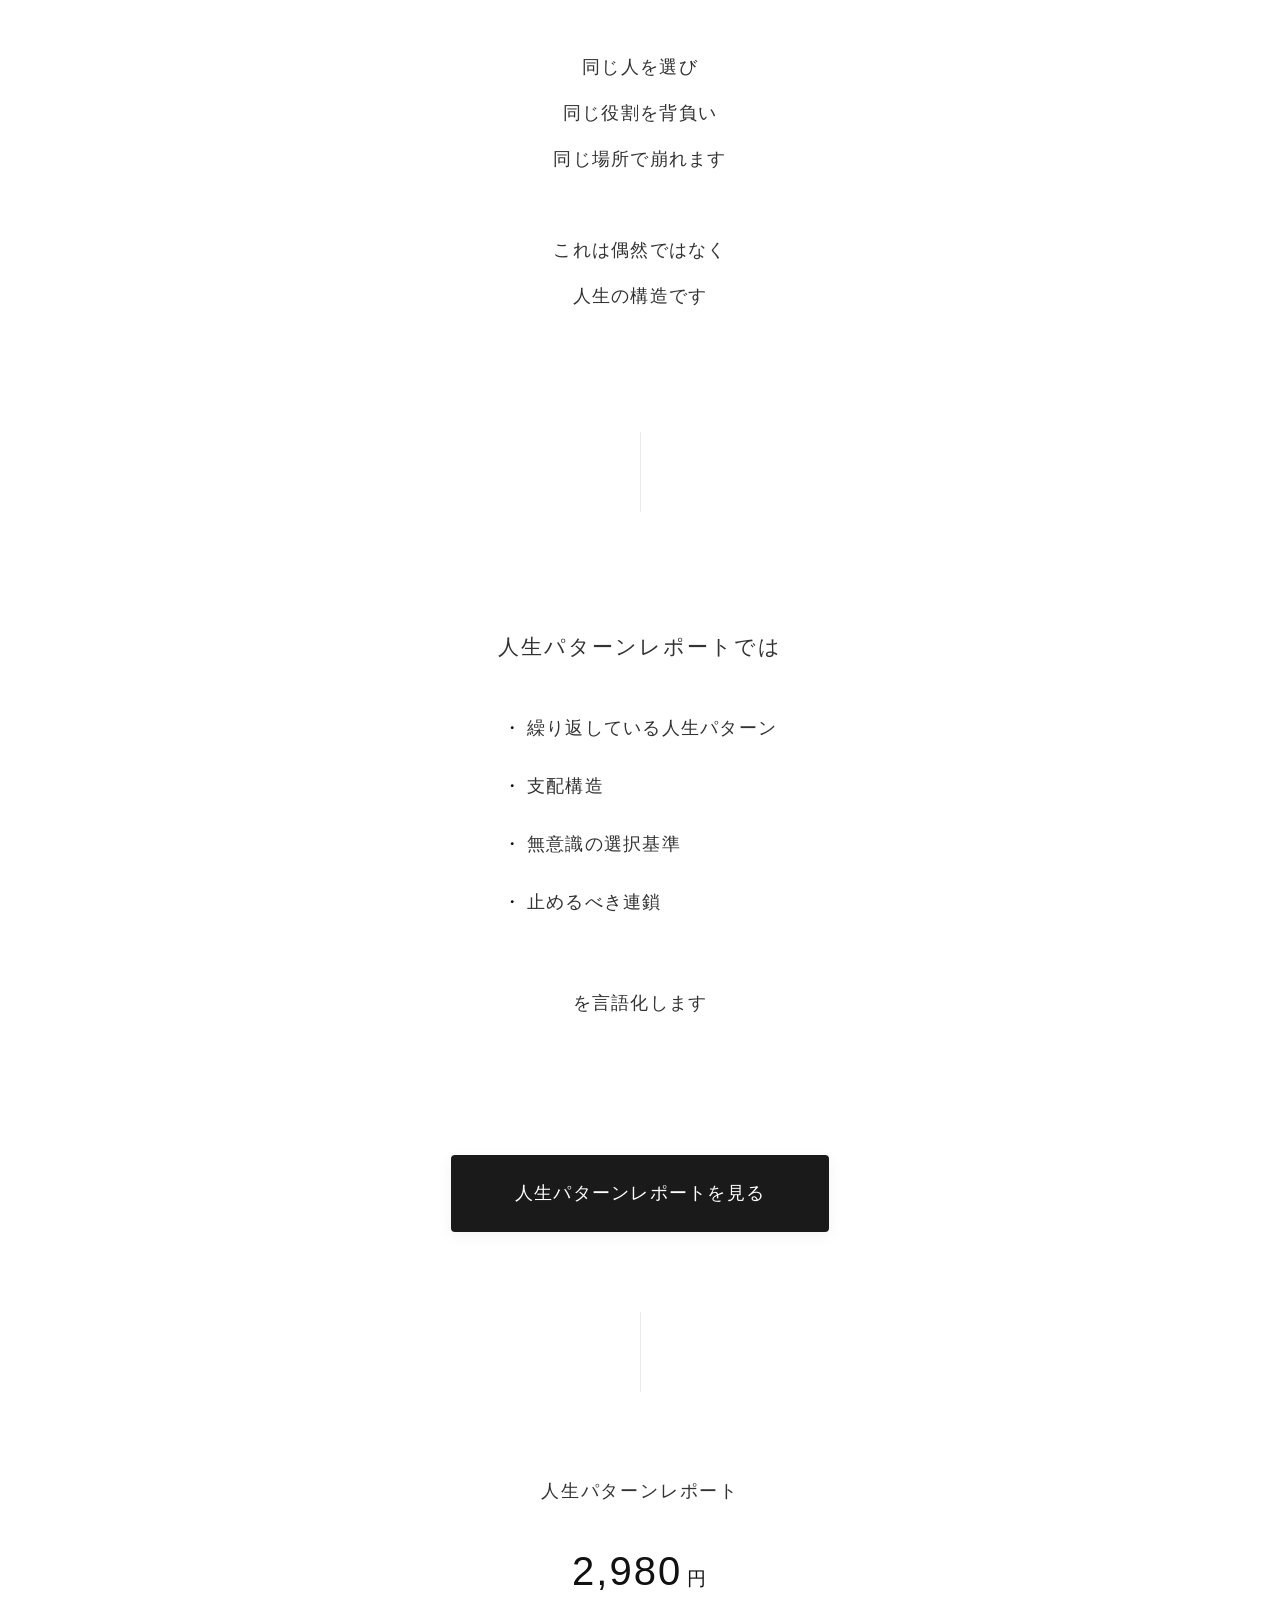
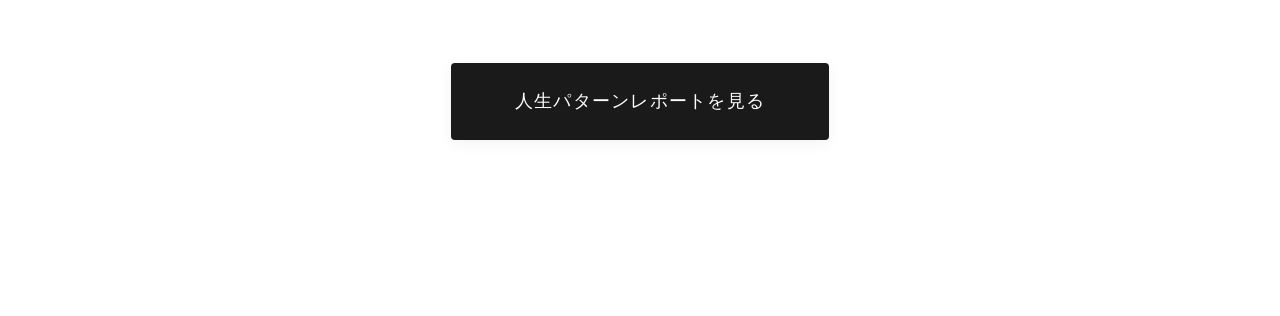
<file: lp_project/index.html>
<!DOCTYPE html>
<html lang="ja">

<head>
    <meta charset="UTF-8">
    <meta name="viewport" content="width=device-width, initial-scale=1.0">
    <title>人生パターンレポート</title>
    <link rel="stylesheet" href="style.css">
</head>

<body>
    <div class="container">

        <!-- ①ファーストビュー -->
        <section class="hero spacer">
            <h1 class="main-title">なぜ、同じ人生が繰り返されるのか。</h1>
            <p class="subtitle">
                環境を変えても<br>
                人を変えても<br>
                また同じ場所に戻る<br><br>
                それには理由があります
            </p>
        </section>

        <div class="separator"></div>

        <!-- ②問題提起 -->
        <section class="problem spacer text-section">
            <p>
                多くの人は<br>
                人生がうまくいかないとき<br><br>
                もっと努力する<br>
                もっと頑張る<br>
                もっと我慢する<br><br>
                そう考えます<br><br>
                でも<br>
                それでも同じ問題が起きる
            </p>
        </section>

        <div class="separator"></div>

        <!-- ③構造の説明 -->
        <section class="structure spacer text-section">
            <p>
                人は無意識に<br><br>
                同じ人を選び<br>
                同じ役割を背負い<br>
                同じ場所で崩れます<br><br>
                これは偶然ではなく<br>
                人生の構造です
            </p>
        </section>

        <div class="separator"></div>

        <!-- ④商品説明 -->
        <section class="product spacer text-section">
            <h2>人生パターンレポートでは</h2>
            <ul class="feature-list">
                <li>繰り返している人生パターン</li>
                <li>支配構造</li>
                <li>無意識の選択基準</li>
                <li>止めるべき連鎖</li>
            </ul>
            <p>を言語化します</p>
        </section>

        <!-- CTAボタン 1箇所目 -->
        <section class="cta-section">
            <a href="#" class="cta-btn">人生パターンレポートを見る</a>
        </section>

        <div class="separator"></div>

        <!-- ⑤価格 -->
        <section class="price-section spacer">
            <p class="product-name">人生パターンレポート</p>
            <p class="price">2,980<span>円</span></p>
        </section>

        <!-- ⑥CTAボタン 2箇所目 -->
        <section class="cta-section" style="padding-bottom: 6rem;">
            <a href="#" class="cta-btn">人生パターンレポートを見る</a>
        </section>

    </div>
</body>

</html>
</file>
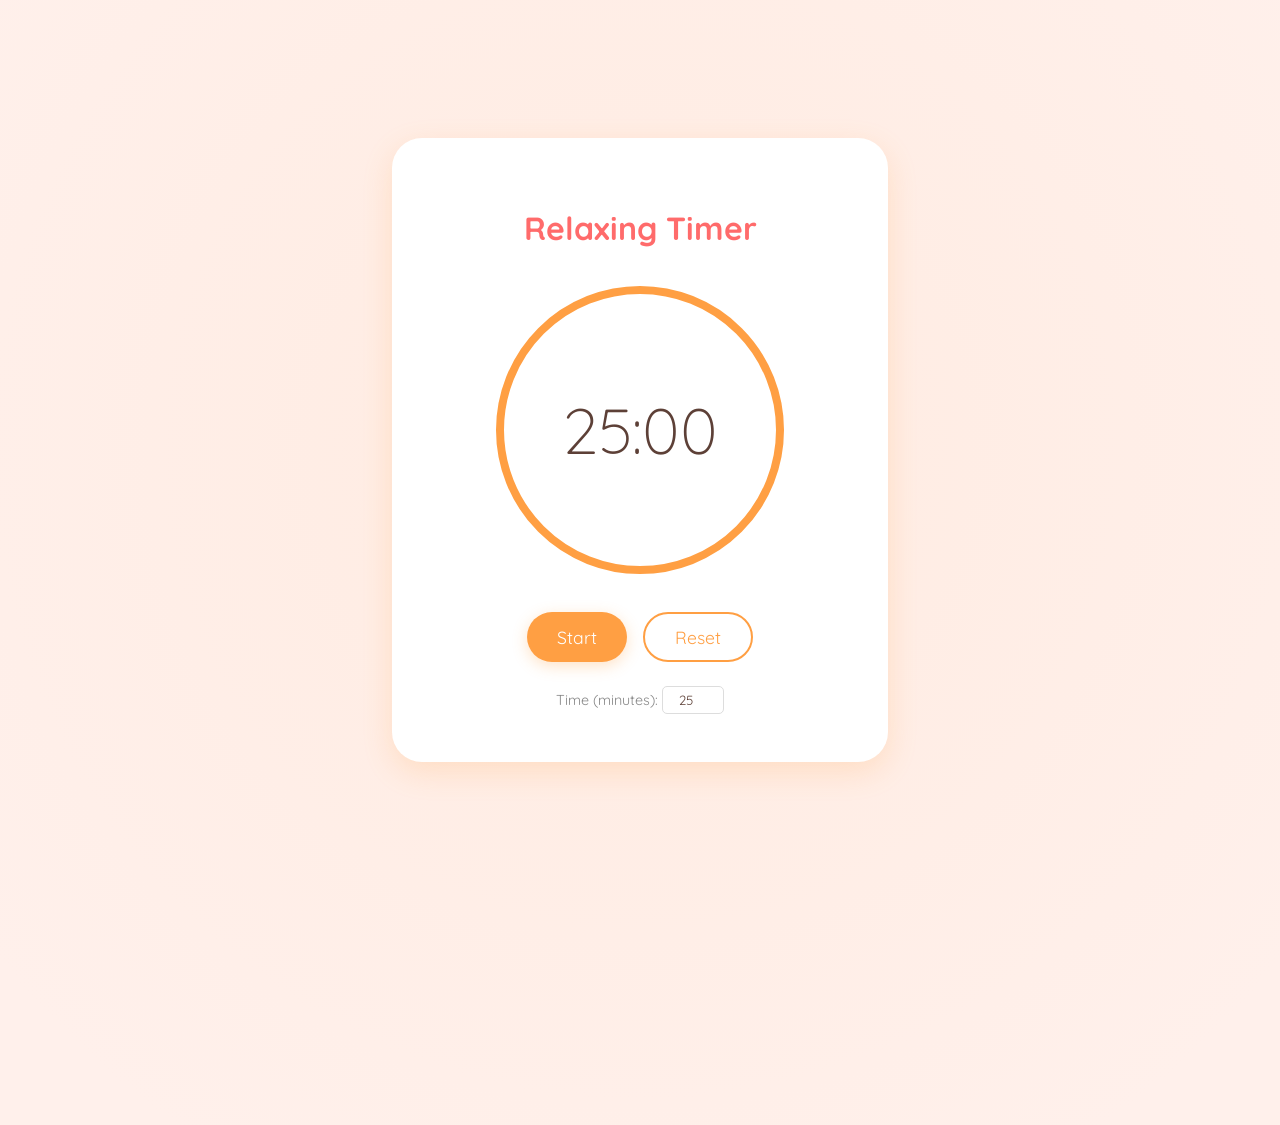
<file: timer-tukuru/index.html>
<!DOCTYPE html>
<html lang="ja">
<head>
    <meta charset="UTF-8">
    <meta name="viewport" content="width=device-width, initial-scale=1.0">
    <title>Relaxing Timer</title>
    <link rel="stylesheet" href="style.css">
</head>
<body>
    <div class="container">
        <h1>Relaxing Timer</h1>
        <div class="timer-display">
            <svg class="progress-ring" width="300" height="300">
                <circle class="progress-ring__circle" stroke="white" stroke-width="8" fill="transparent" r="140" cx="150" cy="150"/>
            </svg>
            <div class="time-text" id="time-display">25:00</div>
        </div>
        
        <div class="controls">
            <button id="start-btn" class="btn">Start</button>
            <button id="reset-btn" class="btn secondary">Reset</button>
        </div>

        <div class="settings">
            <label>Time (minutes): <input type="number" id="minutes-input" value="25" min="1" max="60"></label>
        </div>
    </div>
    <script src="script.js"></script>
</body>
</html>
</file>
<file: style.css>
:root {
    --primary-color: #5abcb5;
    /* Turquoise */
    --accent-color: #b5a8d9;
    /* Lavender */
    --bg-color: #f6f8fb;
    /* Light soft background */
    --text-color: #333333;
    --border-color: #d1dadc;
    --btn-primary: #5abcb5;
    --btn-hover: #48a59e;
    --btn-accent: #b5a8d9;
    --btn-accent-hover: #9c8dc1;
}

* {
    box-sizing: border-box;
    margin: 0;
    padding: 0;
}

body {
    font-family: 'Noto Sans JP', sans-serif;
    background-color: var(--bg-color);
    color: var(--text-color);
    line-height: 1.6;
}

#app {
    max-width: 800px;
    margin: 0 auto;
    padding: 2rem 1rem;
    min-height: 100vh;
}

.screen {
    display: none;
    animation: fadeIn 0.5s ease;
}

.screen.active {
    display: block;
}

@keyframes fadeIn {
    from {
        opacity: 0;
        transform: translateY(10px);
    }

    to {
        opacity: 1;
        transform: translateY(0);
    }
}

header {
    margin-bottom: 2rem;
    text-align: center;
}

h1 {
    font-size: 1.8rem;
    font-weight: 500;
    letter-spacing: 0.1em;
}

h2 {
    font-size: 1.5rem;
    font-weight: 500;
}

h3 {
    font-size: 1.3rem;
    font-weight: 700;
    margin-bottom: 1.5rem;
    border-left: 3px solid var(--primary-color);
    padding-left: 1rem;
}

.system-intro {
    margin-bottom: 1.5rem;
    color: #444;
}

.system-points {
    background: #fafafa;
    padding: 1.5rem 1.5rem 1.5rem 3rem;
    border-radius: 8px;
    margin-bottom: 1.5rem;
    font-weight: 500;
}

.system-points li {
    margin-bottom: 0.8rem;
}

.system-outro {
    color: #444;
    font-weight: 500;
}

.subtitle {
    color: #666;
    margin-top: 0.5rem;
    font-size: 0.9rem;
}

.fv {
    text-align: center;
    padding: 3rem 0;
    margin-bottom: 2rem;
}

.catchcopy {
    font-size: 1.5rem;
    font-weight: 700;
    letter-spacing: 0.05em;
    margin-bottom: 2rem;
}

.intro-text {
    font-size: 1.05rem;
    line-height: 1.8;
    color: #444;
}

.target-audience,
.what-ai-does,
.api-key-section {
    background: #fff;
    padding: 2.5rem;
    border-radius: 8px;
    box-shadow: 0 4px 15px rgba(0, 0, 0, 0.03);
    margin-bottom: 2rem;
}

ul {
    padding-left: 1.5rem;
}

li {
    margin-bottom: 0.5rem;
}

button {
    font-family: inherit;
    cursor: pointer;
    border: none;
    border-radius: 4px;
    padding: 1rem 2rem;
    font-size: 1rem;
    font-weight: 500;
    transition: background 0.3s;
}

.primary-btn {
    display: block;
    width: 100%;
    max-width: 300px;
    margin: 0 auto;
    background: var(--btn-primary);
    color: #fff;
}

.primary-btn:hover {
    background: var(--btn-hover);
}

.secondary-btn {
    background: #e4eaf0;
    color: #444;
    padding: 0.5rem 1rem;
    font-size: 0.9rem;
}

.secondary-btn:hover {
    background: #d1dadc;
}

.danger-btn {
    background: #fff;
    color: #e57373;
    border: 1px solid #e57373;
    padding: 0.5rem 1rem;
    font-size: 0.9rem;
}

.danger-btn:hover {
    background: #ffebee;
}

.link-btn {
    display: inline-block;
    text-decoration: none;
    color: var(--primary-color);
    font-weight: 500;
    margin-top: 1rem;
    border-bottom: 1px solid var(--primary-color);
    padding-bottom: 2px;
    margin-right: 1.5rem;
}

input[type="password"],
textarea,
input[type="text"] {
    width: 100%;
    padding: 0.8rem;
    border: 1px solid var(--border-color);
    border-radius: 4px;
    font-family: inherit;
    font-size: 1rem;
}

.note {
    font-size: 0.8rem;
    color: #888;
    margin-top: 0.5rem;
}

/* Form Styles */
.sticky-header {
    position: sticky;
    top: 0;
    background: var(--bg-color);
    padding: 1rem 0;
    border-bottom: 1px solid var(--border-color);
    z-index: 10;
    display: flex;
    justify-content: space-between;
    align-items: center;
}

.instruction-box {
    text-align: center;
    margin: 1rem 0 2.5rem;
    background: #fff;
    padding: 1.5rem;
    border-radius: 8px;
    box-shadow: 0 2px 8px rgba(0, 0, 0, 0.02);
}

.instruction-box p {
    color: #444;
    font-size: 1rem;
    font-weight: 500;
    line-height: 1.7;
}

.instruction-box .relax-text {
    margin-top: 1rem;
    font-size: 0.85rem;
    color: #777;
    font-weight: normal;
}

/* Progress Bar */
.progress-container {
    margin-bottom: 2rem;
    text-align: center;
}

.step-indicator {
    font-weight: 700;
    color: var(--primary-color);
    font-size: 1.2rem;
    letter-spacing: 0.05em;
}

.time-estimate {
    font-size: 0.8rem;
    color: #888;
    margin: 0.5rem 0 1.5rem;
}

.progress-bar {
    height: 6px;
    background: #e0e0e0;
    border-radius: 3px;
    overflow: hidden;
    position: relative;
    max-width: 400px;
    margin: 0 auto;
}

.progress-bar::after {
    content: '';
    display: block;
    height: 100%;
    background: var(--primary-color);
    width: var(--progress, 0%);
    transition: width 0.3s ease;
}

.step-indicator {
    font-weight: 700;
    color: var(--primary-color);
    font-size: 1rem;
}

/* Step Block */
.step-block {
    display: block;
    animation: fadeIn 0.4s ease;
    margin-bottom: 2rem;
}

.age-block {
    background: #fff;
    padding: 2rem;
    border-radius: 8px;
    margin-bottom: 1.5rem;
    box-shadow: 0 4px 15px rgba(0, 0, 0, 0.05);
}

.age-label {
    font-weight: 700;
    font-size: 1.3rem;
    margin-bottom: 1.5rem;
    color: var(--primary-color);
    text-align: center;
    border-bottom: 2px solid #eee;
    padding-bottom: 0.5rem;
}

.form-group {
    margin-bottom: 1.5rem;
}

.form-group label {
    display: block;
    margin-bottom: 0.5rem;
    font-size: 0.95rem;
    color: #555;
    font-weight: 700;
}

.form-group .hint {
    display: block;
    font-size: 0.8rem;
    color: #777;
    margin-bottom: 0.5rem;
    font-weight: normal;
}

textarea {
    resize: vertical;
    min-height: 80px;
    width: 100%;
    padding: 0.8rem;
    border: 1px solid var(--border-color);
    border-radius: 4px;
    font-family: inherit;
    font-size: 1rem;
    background: #fafafa;
    transition: border-color 0.2s;
}

textarea:focus,
input[type="text"]:focus {
    outline: none;
    border-color: var(--primary-color);
    background: #fff;
}

.checkbox-group {
    display: flex;
    flex-wrap: wrap;
    gap: 0.8rem;
    margin-bottom: 0.8rem;
}

.checkbox-label {
    display: flex;
    align-items: center;
    gap: 0.3rem;
    background: #f0f0f0;
    padding: 0.4rem 0.8rem;
    border-radius: 20px;
    cursor: pointer;
    font-size: 0.9rem;
    transition: background 0.2s;
}

.checkbox-label:hover {
    background: #e0e0e0;
}

.step-actions {
    display: flex;
    justify-content: space-between;
    align-items: center;
    margin: 3rem 0;
    gap: 1rem;
}

.step-actions button {
    flex: 1;
}

.step-actions .secondary-btn {
    flex: 0 0 auto;
}

/* Loading Spinner */
.center-content {
    display: flex;
    flex-direction: column;
    align-items: center;
    justify-content: center;
    min-height: 60vh;
}

.spinner {
    width: 40px;
    height: 40px;
    border: 3px solid #f3f3f3;
    border-top: 3px solid var(--primary-color);
    border-radius: 50%;
    animation: spin 1s linear infinite;
    margin-bottom: 1.5rem;
}

@keyframes spin {
    0% {
        transform: rotate(0deg);
    }

    100% {
        transform: rotate(360deg);
    }
}

/* Report View */
.report-box {
    background: #fff;
    padding: 3rem;
    border-radius: 8px;
    box-shadow: 0 2px 10px rgba(0, 0, 0, 0.03);
    margin-bottom: 3rem;
    white-space: pre-wrap;
    line-height: 1.8;
}

.companion-program {
    text-align: center;
    background: #fff;
    padding: 2rem;
    border-radius: 8px;
    border: 1px solid #eee;
}

.companion-program p {
    margin-bottom: 1rem;
    color: #555;
}

/* Print Styles */
@media print {
    body {
        background: #fff;
    }

    #app {
        max-width: 100%;
        padding: 0;
    }

    .no-print {
        display: none !important;
    }

    .report-box {
        box-shadow: none;
        padding: 0;
    }
}

/* ==================================================
   PREMIUM REPORT UI STYLES
================================================== */

.report-box {
    padding: 0;
    background: transparent;
    box-shadow: none;
    max-width: 900px;
    margin: 0 auto;
}

/* 共通セクションスタイル */
.report-section {
    background: #fff;
    border-radius: 12px;
    padding: 3rem 2.5rem;
    margin-bottom: 2.5rem;
    box-shadow: 0 10px 30px rgba(0, 0, 0, 0.05);
    border: 1px solid rgba(0, 0, 0, 0.05);
}

/* タイトルセクション */
.report-title-section {
    text-align: center;
    padding: 5rem 2rem;
    background: linear-gradient(135deg, #fdfbfb 0%, #ebedee 100%);
    border-bottom: 4px solid var(--primary-color);
}

.report-title-section h1 {
    font-size: 2.4rem;
    color: #333;
    margin-bottom: 1rem;
    letter-spacing: 0.15em;
    font-weight: 700;
}

.report-subtitle {
    font-size: 1.25rem;
    color: #666;
    max-width: 600px;
    margin: 0 auto;
    line-height: 1.6;
}

/* セクションタイトル */
.report-section-header {
    font-size: 1.1rem;
    font-weight: 700;
    color: var(--primary-color);
    margin-bottom: 1.5rem;
    display: flex;
    align-items: center;
    gap: 0.8rem;
    text-transform: uppercase;
    letter-spacing: 0.1em;
}

.report-section-header::before {
    content: '';
    display: block;
    width: 20px;
    height: 3px;
    background: var(--primary-color);
}

.report-main-h {
    font-size: 1.8rem;
    margin-bottom: 2rem;
    color: #222;
    line-height: 1.4;
}

/* 構造図（図式化） */
.structure-diagram {
    display: flex;
    flex-direction: column;
    align-items: center;
    gap: 1.5rem;
    margin: 3rem 0;
    padding: 2rem;
    background: #f9fbfb;
    border-radius: 12px;
}

.structure-node {
    background: #fff;
    border: 1px solid var(--primary-color);
    padding: 1.2rem 2.5rem;
    border-radius: 50px;
    font-weight: 700;
    color: #333;
    box-shadow: 0 4px 10px rgba(90, 188, 181, 0.1);
    position: relative;
    max-width: 100%;
}

.structure-arrow {
    font-size: 1.5rem;
    color: var(--primary-color);
    font-weight: bold;
}

/* 転換点カード */
.turning-point-container {
    display: grid;
    gap: 1.5rem;
    margin-top: 2rem;
}

.turning-point-card {
    border-left: 5px solid var(--accent-color);
    padding: 1.5rem;
    background: #fdfdff;
    border-radius: 4px;
}

.tp-event {
    font-weight: 700;
    color: #333;
    font-size: 1.1rem;
    margin-bottom: 0.5rem;
}

.tp-emotion {
    color: var(--accent-color);
    font-size: 0.95rem;
    margin-bottom: 0.5rem;
    font-weight: 500;
}

.tp-meaning {
    color: #555;
    font-size: 1rem;
    line-height: 1.7;
}

/* 無意識ルール/未来/ヒント */
.highlight-box {
    background: #fff9f0;
    border: 1px solid #ffe8cc;
    padding: 2rem;
    border-radius: 8px;
    margin-top: 1.5rem;
}

.danger-box {
    background: #fff5f5;
    border: 1px solid #ffe3e3;
    padding: 2rem;
    border-radius: 8px;
    margin-top: 1.5rem;
}

/* タイプ判別 */
.type-badge {
    display: inline-block;
    background: var(--primary-color);
    color: #fff;
    padding: 0.8rem 2.5rem;
    border-radius: 4px;
    font-size: 1.8rem;
    font-weight: 700;
    margin-bottom: 1.5rem;
    letter-spacing: 0.1em;
    box-shadow: 0 4px 15px rgba(90, 188, 181, 0.3);
}

/* 次のステップ */
.next-step-section {
    text-align: center;
    background: #222;
    color: #fff;
    padding: 5rem 2rem;
    border-radius: 12px;
}

.next-step-section h3 {
    color: #fff;
    border: none;
    font-size: 1.8rem;
    margin-bottom: 2rem;
}

.next-step-section p {
    color: #ccc;
    font-size: 1.1rem;
    line-height: 1.8;
    margin-bottom: 3rem;
    max-width: 600px;
    margin-left: auto;
    margin-right: auto;
}

.btn-premium {
    display: inline-block;
    padding: 1.5rem 4rem;
    background: var(--primary-color);
    color: #fff;
    font-size: 1.3rem;
    font-weight: 700;
    border-radius: 50px;
    text-decoration: none;
    transition: all 0.3s;
    box-shadow: 0 10px 25px rgba(90, 188, 181, 0.4);
}

.btn-premium:hover {
    transform: translateY(-5px);
    box-shadow: 0 15px 35px rgba(90, 188, 181, 0.6);
    background: #fff;
    color: var(--primary-color);
}

@media print {
    .report-section {
        box-shadow: none;
        border: 1px solid #eee;
        margin-bottom: 20px;
    }
}

/* ==================================================
   SESSION LP STYLES (Quiet & Trustworthy)
================================================== */

#session-lp-screen .report-section {
    border: none;
    box-shadow: none;
    border-bottom: 1px solid #f1f5f9;
    border-radius: 0;
    padding: 1.5rem 1rem;
    margin-bottom: 0px;
}

#session-lp-screen .report-main-h {
    font-weight: 700;
    /* 300 -> 700 to match title and improve weight */
    letter-spacing: 0.05em;
    color: #333;
}

#session-lp-screen .report-text {
    color: #475569;
    font-weight: 500;
    line-height: 1.7;
}

#session-lp-screen .report-section-header {
    background: none;
    padding: 0;
    margin-bottom: 0.5rem;
    font-size: 0.85rem;
    letter-spacing: 0.2em;
    font-weight: 700;
    color: var(--primary-color);
}

#session-lp-screen .report-section-header::before {
    display: none;
    /* シンプルにするためにサイドバーを削除 */
}

#session-lp-screen .btn-premium {
    background: #222;
    color: #fff;
    border: 1px solid #222;
    padding: 1.2rem 3rem;
    font-size: 1.1rem;
    border-radius: 4px;
    box-shadow: none;
}

#session-lp-screen .btn-premium:hover {
    background: #fff;
    color: #222;
    box-shadow: 0 5px 15px rgba(0, 0, 0, 0.05);
}

@media (max-width: 600px) {
    #session-lp-screen .report-title-section h1 {
        font-size: 1.6rem;
    }

    #session-lp-screen .report-section {
        padding: 1rem 1rem;
    }
}

@media (max-width: 600px) {
    .report-section {
        padding: 2rem 1.5rem;
    }

    .report-title-section h1 {
        font-size: 1.8rem;
    }

    .report-main-h {
        font-size: 1.4rem;
    }
}



.session-lp-container {
    max-width: 700px;
    margin: 0 auto;
    padding: 0;
    background: #fff;
}

.session-label {
    font-size: 1rem;
    font-weight: 600;
    color: var(--primary-color);
    letter-spacing: 0.1em;
    margin-bottom: 0.5rem;
}

.session-title {
    font-size: 2.2rem;
    color: #1a1a1a;
    font-weight: 800;
    letter-spacing: 0.05em;
    margin-bottom: 1rem;
    line-height: 1.3;
}

.session-subtitle {
    font-size: 1.2rem;
    /* 縮小: 1.4rem -> 1.2rem */
    color: #444;
    line-height: 1.6;
    font-weight: 400;
    margin-top: 1rem;
    /* 削減: 2rem -> 1rem */
}

.session-intro-text {
    padding: 2.5rem 1.5rem;
    /* 削減: 4rem -> 2.5rem */
    text-align: center;
    background: #fafafa;
    border-radius: 12px;
    margin: 1.5rem 0;
    /* 削減: 2rem -> 1.5rem */
}

.session-intro-text p {
    font-size: 1.05rem;
    color: #444;
    line-height: 1.8;
    margin-bottom: 1.5rem;
    font-weight: 400;
    /* 300 -> 400 */
}

.session-intro-text p:last-child {
    margin-bottom: 0;
    font-weight: 500;
    color: #333;
}

/* Step Style */
.session-step {
    display: flex;
    gap: 1.5rem;
    /* 削減: 2rem -> 1.5rem */
    margin-bottom: 2rem;
    /* 削減: 3.5rem -> 2rem */
    align-items: flex-start;
}

.step-num {
    font-size: 1.8rem;
    font-weight: 700;
    color: #94a3b8;
    /* 数値をよりはっきり見えるグレーに変更 */
    line-height: 1;
    min-width: 40px;
}

.step-content h3 {
    border: none;
    padding: 0;
    margin-bottom: 0.8rem;
    font-size: 1.4rem;
    color: #222;
}

.step-content p {
    font-size: 1.05rem;
    color: #666;
    line-height: 1.8;
}

/* Target List */
.session-target-list {
    list-style: none;
    padding: 0;
}

.session-target-list li {
    position: relative;
    padding-left: 2rem;
    margin-bottom: 1.2rem;
    font-size: 1.1rem;
    color: #444;
}

.session-target-list li::before {
    content: '―';
    position: absolute;
    left: 0;
    color: var(--primary-color);
}

/* Details Card */
.session-details-card {
    background: #fdfdfd !important;
}

.session-info-dl {
    display: grid;
    gap: 1.5rem;
    margin-top: 2rem;
}

.info-row {
    display: flex;
    border-bottom: 1px solid #eee;
    padding-bottom: 1rem;
}

.info-row dt {
    width: 100px;
    font-weight: 700;
    color: #888;
    font-size: 0.9rem;
}

.info-row dd {
    flex: 1;
    font-size: 1.1rem;
    color: #333;
    font-weight: 500;
}

.info-row dd small {
    font-size: 0.8rem;
    margin-left: 0.2rem;
}

/* CTA Section - Changed to Light Background */
.session-cta-section {
    background: #f8fafc !important;
    /* Brighter background */
    padding: 3.5rem 1.5rem !important;
    border-top: 1px solid #e2e8f0;
}

.cta-message {
    font-size: 1.8rem !important;
    font-weight: 700 !important;
    color: #1e293b !important;
    /* Dark text */
    margin-bottom: 1rem !important;
}

.cta-submessage {
    font-size: 1rem !important;
    color: #64748b !important;
    /* Muted dark text */
    margin-bottom: 2.5rem !important;
    line-height: 1.8 !important;
}

.session-final-btn {
    background: var(--primary-color) !important;
    color: #fff !important;
    border: none !important;
    padding: 1.2rem 2rem !important;
    width: 100%;
    max-width: 400px !important;
    border-radius: 8px !important;
    box-shadow: 0 4px 12px rgba(90, 188, 181, 0.2) !important;
    font-size: 1.15rem !important;
}

.session-final-btn .btn-sub {
    display: block;
    font-size: 0.85rem;
    font-weight: 400;
    margin-top: 0.4rem;
    opacity: 0.7;
}

.session-final-btn:hover {
    background: var(--btn-hover) !important;
    transform: translateY(-2px);
}

.session-footer-note {
    font-size: 0.85rem !important;
    color: #94a3b8 !important;
    margin-top: 1.5rem !important;
    font-weight: 400 !important;
}

@media (max-width: 600px) {
    .session-title {
        font-size: 2rem;
    }

    .session-subtitle {
        font-size: 1.1rem;
    }

    .session-step {
        gap: 1rem;
    }

    .step-num {
        font-size: 1.8rem;
    }
}

/* === Modal Styles === */
.modal-overlay {
    position: fixed;
    top: 0;
    left: 0;
    width: 100%;
    height: 100%;
    background: rgba(0, 0, 0, 0.6);
    display: none;
    align-items: center;
    justify-content: center;
    z-index: 1000;
    backdrop-filter: blur(4px);
    animation: fadeIn 0.3s ease;
}

.modal-content {
    background: #fff;
    padding: 2.5rem;
    border-radius: 12px;
    width: 90%;
    max-width: 450px;
    position: relative;
    box-shadow: 0 20px 40px rgba(0, 0, 0, 0.2);
    animation: slideUp 0.3s ease;
}

@keyframes slideUp {
    from {
        transform: translateY(20px);
        opacity: 0;
    }

    to {
        transform: translateY(0);
        opacity: 1;
    }
}

.modal-close-btn {
    position: absolute;
    top: 1rem;
    right: 1rem;
    background: none;
    border: none;
    font-size: 1.5rem;
    color: #999;
    padding: 0.5rem;
}

.modal-actions {
    margin-top: 2rem;
}

/* === Report Navigation === */
.report-header-nav {
    display: flex;
    justify-content: space-between;
    margin-bottom: 2rem;
}

.nav-link-btn {
    background: none;
    border: none;
    color: #888;
    font-size: 0.9rem;
    padding: 0.5rem 0;
    display: flex;
    align-items: center;
    gap: 0.5rem;
    transition: color 0.2s;
    font-weight: 500;
}

.nav-link-btn:hover {
    color: var(--primary-color);
}
</file>
<file: lp.css>
@import url('https://fonts.googleapis.com/css2?family=Noto+Sans+JP:wght@400;500;700;900&display=swap');

.lp-container {
    font-family: 'Noto Sans JP', sans-serif;
    background-color: #ffffff;
    color: #333333;
    /* より柔らかい黒 */
    line-height: 1.7;
    /* 行間を少し詰める */
    font-size: 16px;
    max-width: 600px;
    margin: 0 auto;
    padding: 0;
    /* 単語途中での不自然な処理を防ぎ、日本語として自然な折り返しにする */
    word-break: auto-phrase;
    word-wrap: break-word;
}

/* Sections */
.lp-section-bg-white {
    background-color: #ffffff;
    padding: 3rem 1.5rem;
}

.lp-section-bg-gray {
    background-color: #f9f9f9;
    padding: 3rem 1.5rem;
    border-top: 1px solid #eee;
    border-bottom: 1px solid #eee;
}

/* Text */
.lp-text-center {
    text-align: center;
}

.lp-text-large {
    font-size: 1.15rem;
    font-weight: 700;
    margin-bottom: 1.5rem;
    line-height: 1.7;
    /* 読ませる工夫のための少し詰めた行間 */
}

.lp-text-xl {
    font-size: 1.35rem;
    /* スマホで読みやすいよう微調整 */
    font-weight: 900;
    margin-bottom: 1.5rem;
    line-height: 1.6;
}

.lp-text-bold {
    font-weight: 900;
}

/* Emphases */
.lp-highlight-purple {
    color: #6b5b95;
    /* 落ち着いたモーブ系パープル */
    font-weight: 900;
}

/* Screenshot-like bright purple */
.lp-highlight-blue {
    color: #4b6a9b;
    /* 落ち着いたネイビー系 */
    font-weight: 900;
}

/* Screenshot-like link blue */
.lp-highlight-red {
    color: #c00000;
    /* えんじ色に寄せて下品にならない赤 */
    font-weight: 900;
    border-bottom: 1px solid #c00000;
    padding-bottom: 2px;
}

.lp-underline {
    border-bottom: 2px solid;
}

/* Headings & Banners */
.lp-ribbon {
    background: #6b5b95;
    /* 落ち着いた紫 */
    /* Match the "THE REWRITE" banner */
    color: #ffffff;
    text-align: center;
    padding: 1rem 1rem;
    font-size: 1.4rem;
    font-weight: 900;
    margin: 2.5rem 0 0;
    letter-spacing: 0.1em;
}

.lp-ribbon-sub {
    color: #4a3b69;
    /* さらに深い紫 */
    font-size: 1.3rem;
    font-weight: 900;
    text-align: center;
    margin-bottom: 2rem;
}

/* Button */
.lp-btn-wrapper {
    margin: 2rem auto;
    text-align: center;
    max-width: 500px;
}

.lp-cta-btn {
    display: block;
    width: 100%;
    margin: 0 auto;
    background-color: #fceea7;
    /* ギラギラしすぎない落ち着いたイエロー */
    background-image: linear-gradient(to bottom, #fceea7 0%, #f4d03f 100%);
    border: 1px solid #d4ac0d;
    border-bottom: 6px solid #b7950b;
    /* Solid 3D shadow */
    border-radius: 8px;
    padding: 1.2rem 1rem;
    color: #111;
    text-align: center;
    text-decoration: none;
    cursor: pointer;
    box-shadow: 0 4px 6px rgba(0, 0, 0, 0.1);
    transition: all 0.1s;
}

.lp-cta-btn:active {
    transform: translateY(5px);
    border-bottom: 1px solid #b7950b;
    margin-bottom: 5px;
}

.lp-cta-main {
    display: block;
    font-size: 1.6rem;
    font-weight: 900;
    letter-spacing: 0.02em;
    margin-bottom: 0.4rem;
}

.lp-cta-sub {
    display: block;
    font-size: 0.95rem;
    font-weight: 700;
    color: #444;
}

/* Warnings / Red Text */
.lp-warning-text {
    color: #c00000;
    font-size: 0.95rem;
    font-weight: 700;
    line-height: 1.6;
    margin-top: 1rem;
    text-align: left;
}

/* Accordion */
.lp-details {
    border: 1px solid #dcdcdc;
    border-radius: 6px;
    margin-bottom: 1rem;
    background: #fff;
    box-shadow: 0 1px 3px rgba(0, 0, 0, 0.02);
}

.lp-summary {
    list-style: none;
    padding: 1.2rem 1.5rem;
    font-size: 1.15rem;
    font-weight: 700;
    display: flex;
    justify-content: space-between;
    align-items: center;
    cursor: pointer;
    color: #333;
}

.lp-summary::-webkit-details-marker {
    display: none;
}

.lp-arrow {
    color: #888;
    font-weight: normal;
    font-size: 1.2rem;
    transition: transform 0.3s;
}

.lp-details[open] .lp-arrow {
    transform: rotate(180deg);
}

.lp-details-content {
    padding: 0 1.5rem 1.5rem 1.5rem;
    border-top: 1px dashed #eee;
    margin-top: 0.5rem;
    padding-top: 1.5rem;
    font-size: 1.05rem;
}

/* Price block */
.lp-price-container {
    text-align: center;
    margin: 3rem 0;
}

.lp-price-container .old-price {
    font-size: 1.2rem;
    color: #666;
    text-decoration: line-through;
    margin-bottom: 0.5rem;
    font-weight: 700;
}

.lp-price-container .new-price {
    font-size: 3rem;
    font-weight: 900;
    color: #c00000;
    line-height: 1;
}

.lp-price-container .new-price-sub {
    font-size: 1.5rem;
}

/* Hero */
.lp-hero-bg {
    background: #fff;
    padding: 3rem 1.5rem 1rem;
    text-align: center;
}

.lp-hero-title {
    color: #4a3b69;
    /* 落ち着いた紫ベース */
    font-size: 2.2rem;
    font-weight: 900;
    line-height: 1.3;
    margin: 1.5rem 0;
    text-decoration: underline;
    text-underline-offset: 4px;
}

.lp-hero-ul {
    display: inline-block;
    text-align: left;
    margin: 1.5rem 0;
    font-size: 1.3rem;
    font-weight: 900;
    color: #111;
}

.lp-hero-ul li {
    margin-bottom: 0.8rem;
}
</file>
<file: lp_project/style.css>
:root {
    --text-color: #333333;
    --bg-color: #ffffff;
    --btn-color: #1a1a1a;
    --btn-hover: #444444;
}

* {
    box-sizing: border-box;
    margin: 0;
    padding: 0;
}

body {
    font-family: -apple-system, BlinkMacSystemFont, "Helvetica Neue", "Segoe UI", "Hiragino Kaku Gothic ProN", "Hiragino Sans", "Meiryo", sans-serif;
    color: var(--text-color);
    background-color: var(--bg-color);
    line-height: 2.2;
    letter-spacing: 0.08em;
    -webkit-font-smoothing: antialiased;
}

.container {
    max-width: 800px;
    margin: 0 auto;
    padding: 0 20px;
}

.spacer {
    padding: 7rem 0;
    text-align: center;
}

.main-title {
    font-size: 1.8rem;
    font-weight: 500;
    margin-bottom: 3.5rem;
    line-height: 1.6;
    color: #111;
}

@media (max-width: 600px) {
    .main-title {
        font-size: 1.5rem;
    }
}

.subtitle {
    font-size: 1.1rem;
    line-height: 2.6;
    color: #444;
}

.text-section p {
    font-size: 1.1rem;
    line-height: 2.6;
    color: #333;
}

.text-section h2 {
    font-size: 1.3rem;
    font-weight: 500;
    margin-bottom: 2.5rem;
    letter-spacing: 0.1em;
}

.feature-list {
    list-style: none;
    display: inline-block;
    text-align: left;
    margin-bottom: 2.5rem;
}

.feature-list li {
    font-size: 1.1rem;
    margin-bottom: 1.2rem;
    position: relative;
    padding-left: 1.5rem;
}

.feature-list li::before {
    content: "・";
    position: absolute;
    left: 0;
    color: #111;
}

.price-section {
    padding-top: 5rem;
    padding-bottom: 2rem;
}

.product-name {
    font-size: 1.1rem;
    margin-bottom: 1rem;
    font-weight: 500;
    letter-spacing: 0.1em;
}

.price {
    font-size: 2.5rem;
    font-weight: 500;
    color: #111;
    letter-spacing: 0.05em;
}

.price span {
    font-size: 1.2rem;
    font-weight: 400;
    margin-left: 0.3rem;
}

.cta-section {
    text-align: center;
    margin-top: 1rem;
    margin-bottom: 5rem;
}

.cta-btn {
    display: inline-block;
    background-color: var(--btn-color);
    color: #fff;
    text-decoration: none;
    font-size: 1.1rem;
    font-weight: 500;
    padding: 1.2rem 4rem;
    border-radius: 4px;
    transition: background-color 0.3s ease, transform 0.3s ease;
    box-shadow: 0 4px 15px rgba(0, 0, 0, 0.05);
}

.cta-btn:hover {
    background-color: var(--btn-hover);
    transform: translateY(-2px);
}

.separator {
    width: 1px;
    height: 80px;
    background-color: #eaeaea;
    margin: 0 auto;
}
</file>
<file: timer-tukuru/style.css>
@import url('https://fonts.googleapis.com/css2?family=Quicksand:wght@300;500;700&display=swap');

:root {
    --primary-orange: #ff9f43;
    --secondary-orange: #ff6b6b;
    --bg-color: #fff0eb;
    --text-color: #5d4037;
    --white: #ffffff;
}

body {
    font-family: 'Quicksand', sans-serif;
    background-color: var(--bg-color);
    color: var(--text-color);
    display: flex;
    justify-content: center;
    align-items: center;
    min-height: 100vh;
    margin: 0;
    overflow: hidden;
}

.container {
    text-align: center;
    background: var(--white);
    padding: 3rem;
    border-radius: 30px;
    box-shadow: 0 10px 30px rgba(255, 159, 67, 0.2);
    width: 90%;
    max-width: 400px;
    animation: fadeIn 1s ease-out;
}

h1 {
    margin-bottom: 2rem;
    font-weight: 700;
    color: var(--secondary-orange);
}

.timer-display {
    position: relative;
    width: 300px;
    height: 300px;
    margin: 0 auto 2rem;
}

.progress-ring__circle {
    transition: stroke-dashoffset 0.35s;
    transform: rotate(-90deg);
    transform-origin: 50% 50%;
    stroke: var(--primary-orange);
    stroke-linecap: round;
}

.time-text {
    position: absolute;
    top: 50%;
    left: 50%;
    transform: translate(-50%, -50%);
    font-size: 4rem;
    font-weight: 300;
    color: var(--text-color);
}

.controls {
    display: flex;
    justify-content: center;
    gap: 1rem;
    margin-bottom: 1.5rem;
}

.btn {
    padding: 12px 30px;
    border: none;
    border-radius: 50px;
    font-family: inherit;
    font-size: 1.1rem;
    cursor: pointer;
    transition: all 0.3s ease;
    background-color: var(--primary-orange);
    color: white;
    box-shadow: 0 4px 15px rgba(255, 159, 67, 0.3);
}

.btn:hover {
    transform: translateY(-2px);
    box-shadow: 0 6px 20px rgba(255, 159, 67, 0.4);
}

.btn:active {
    transform: translateY(0);
}

.btn.secondary {
    background-color: transparent;
    border: 2px solid var(--primary-orange);
    color: var(--primary-orange);
    box-shadow: none;
}

.btn.secondary:hover {
    background-color: rgba(255, 159, 67, 0.1);
}

.settings {
    margin-top: 1rem;
    font-size: 0.9rem;
    color: #888;
}

input[type="number"] {
    padding: 5px;
    border: 1px solid #ddd;
    border-radius: 5px;
    width: 50px;
    text-align: center;
    font-family: inherit;
    color: var(--text-color);
}

@keyframes fadeIn {
    from { opacity: 0; transform: translateY(20px); }
    to { opacity: 1; transform: translateY(0); }
}

/* Background animation */
body::before {
    content: '';
    position: absolute;
    width: 150%;
    height: 150%;
    background: radial-gradient(circle, rgba(255,228,210,0.4) 0%, rgba(255,240,235,0) 70%);
    z-index: -1;
    animation: drift 20s infinite alternate ease-in-out;
}

@keyframes drift {
    0% { transform: translate(-10%, -10%); }
    100% { transform: translate(5%, 5%); }
}
</file>
